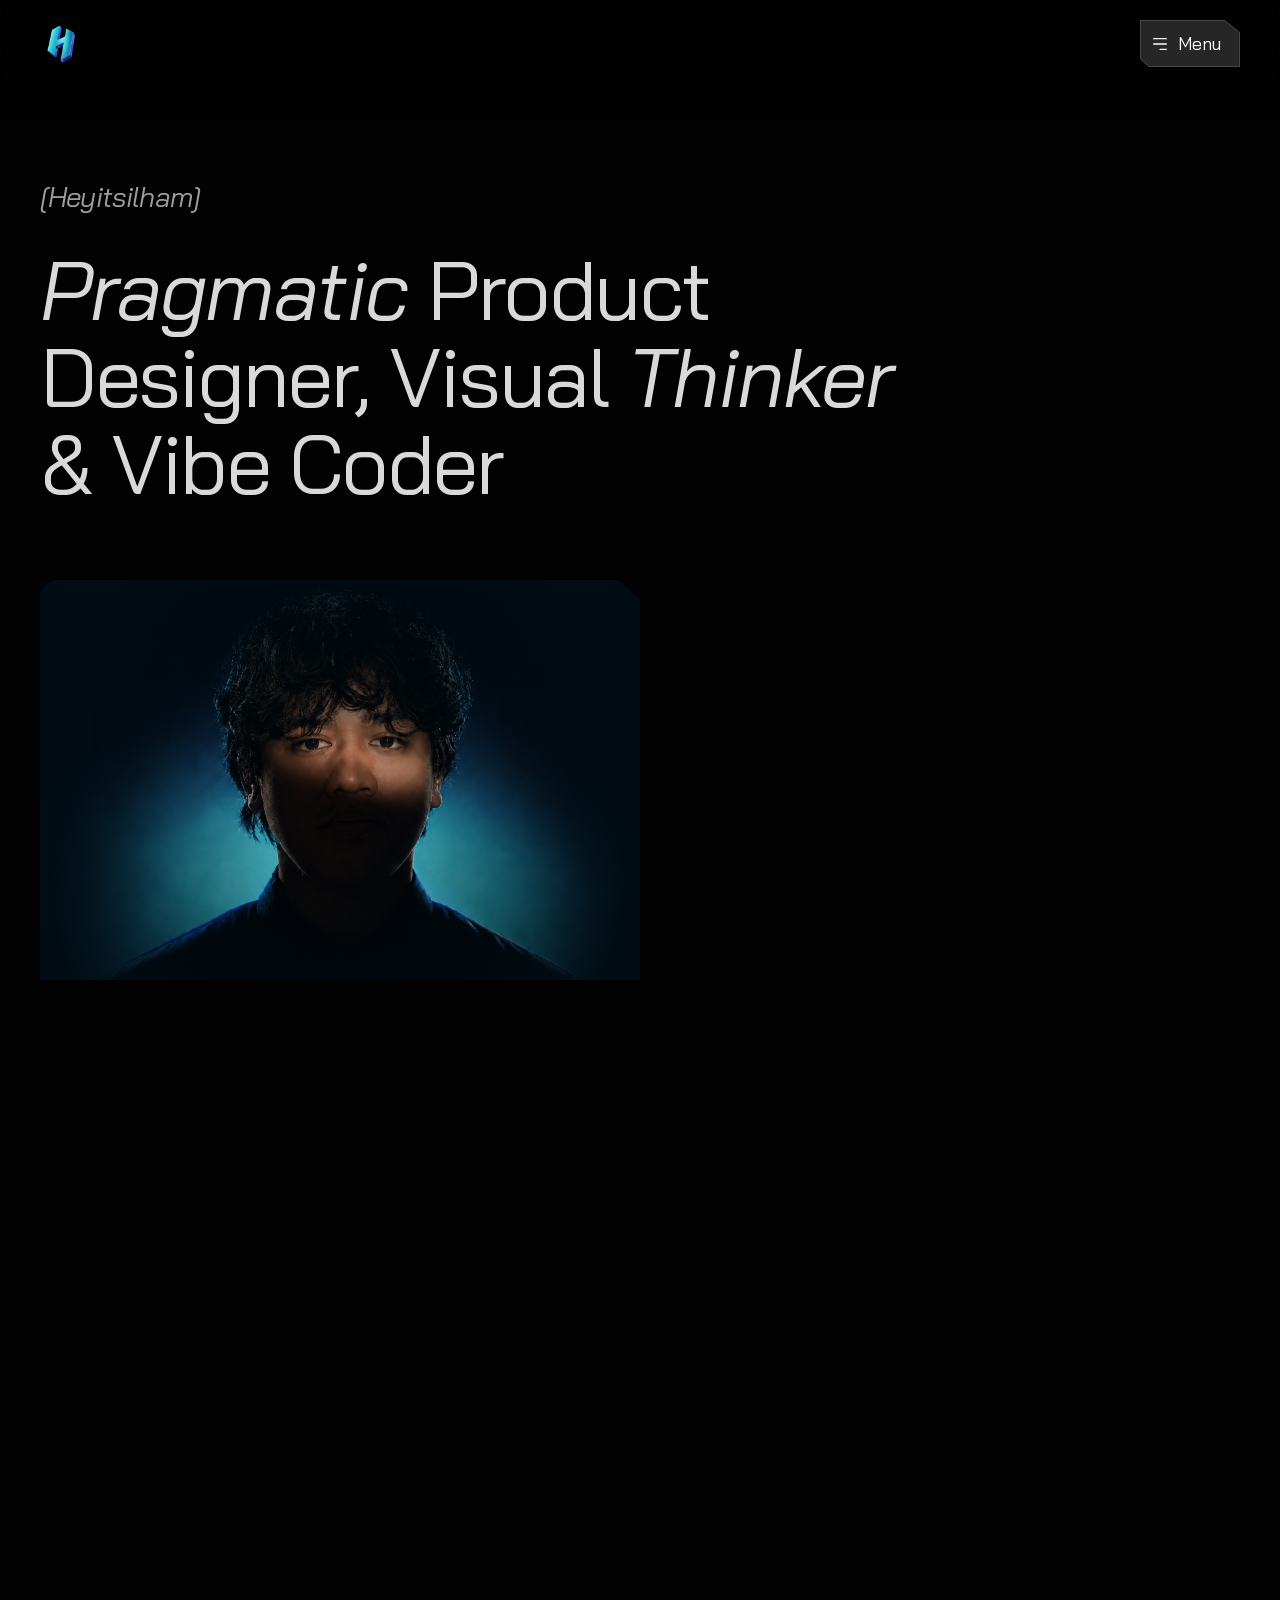
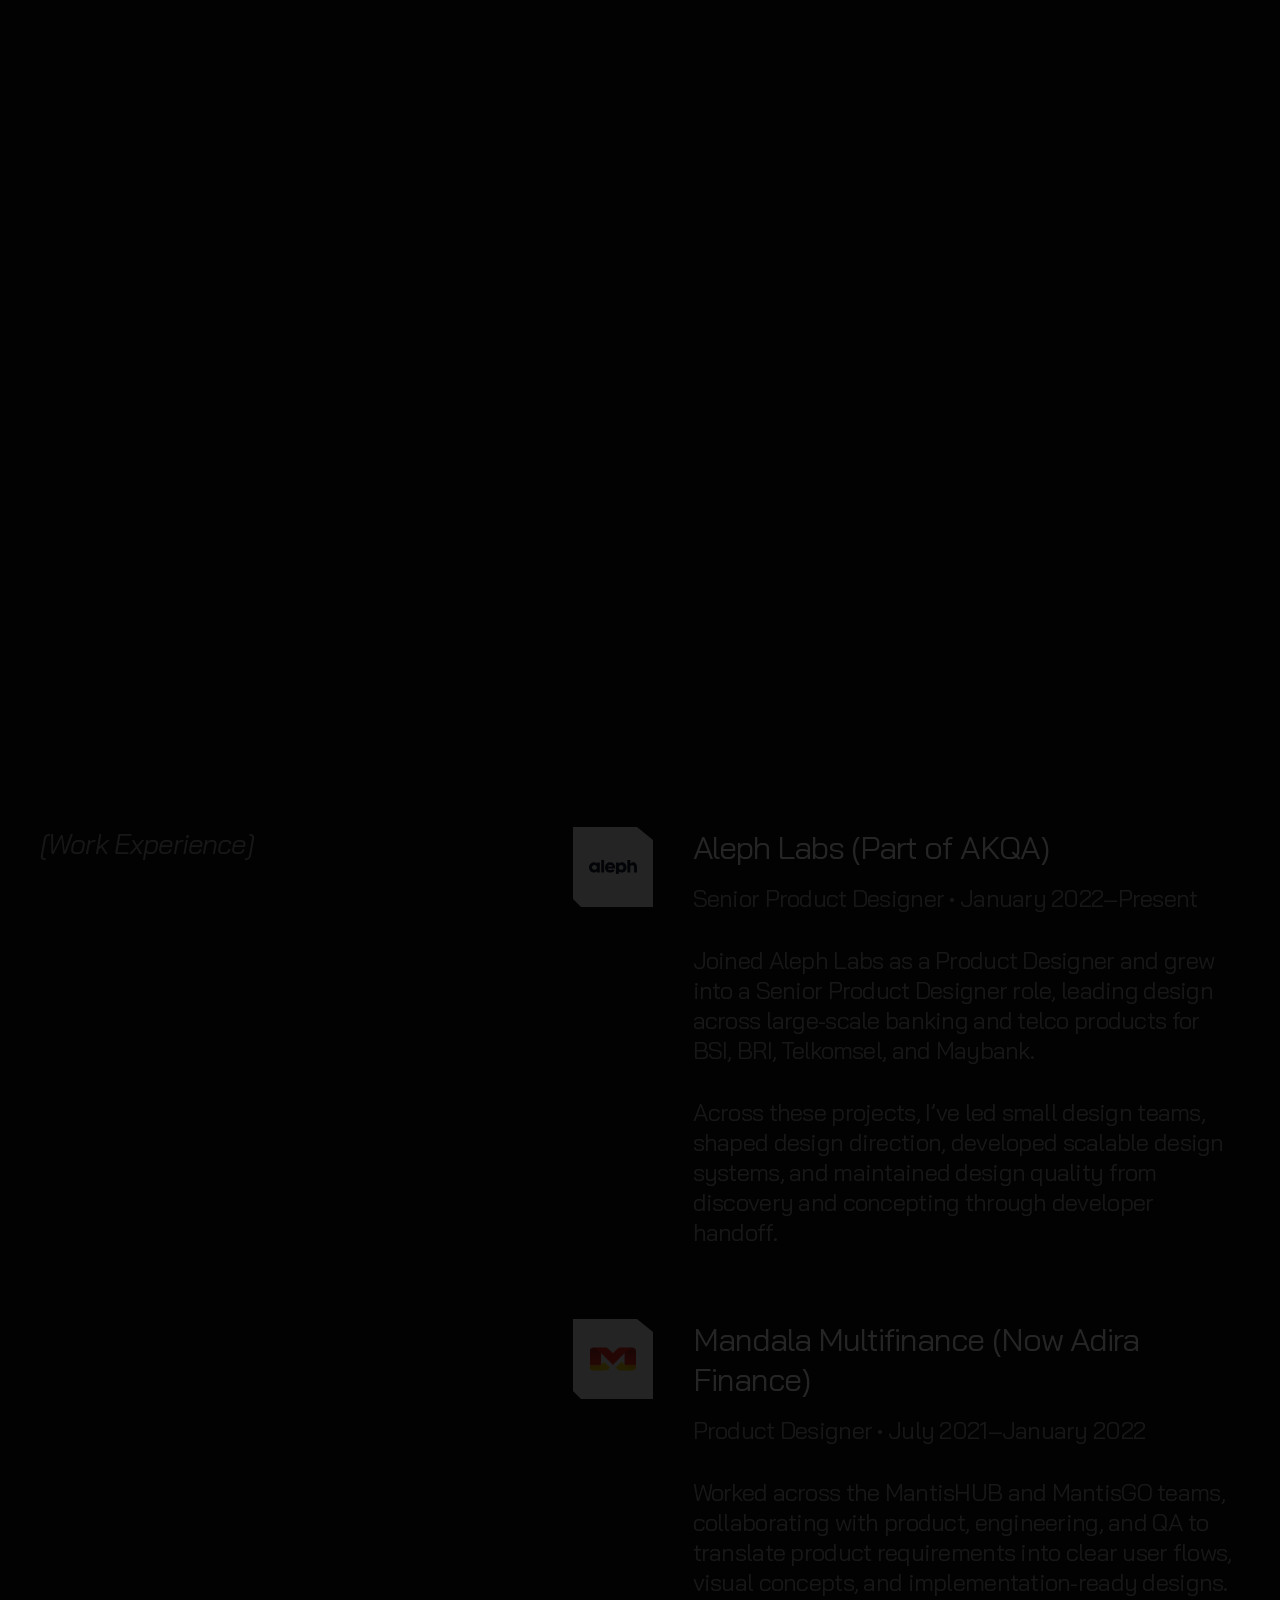
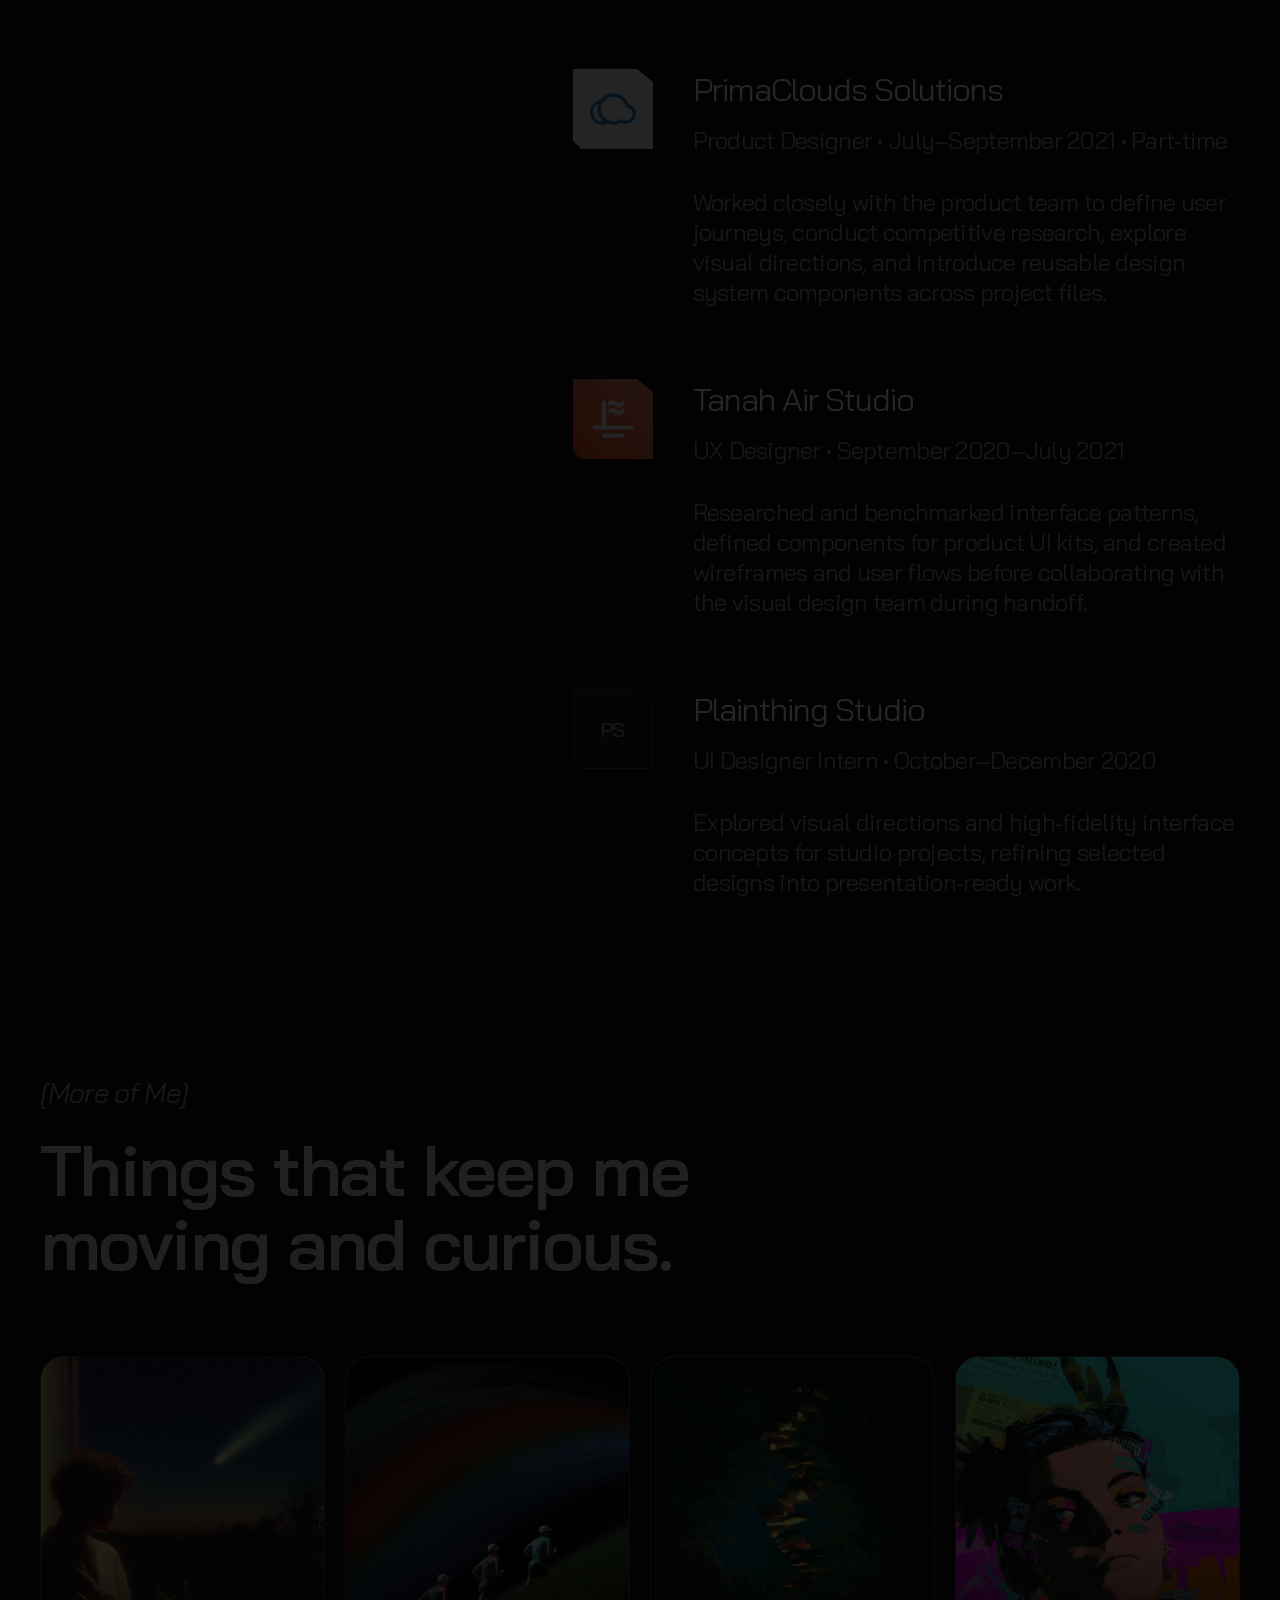
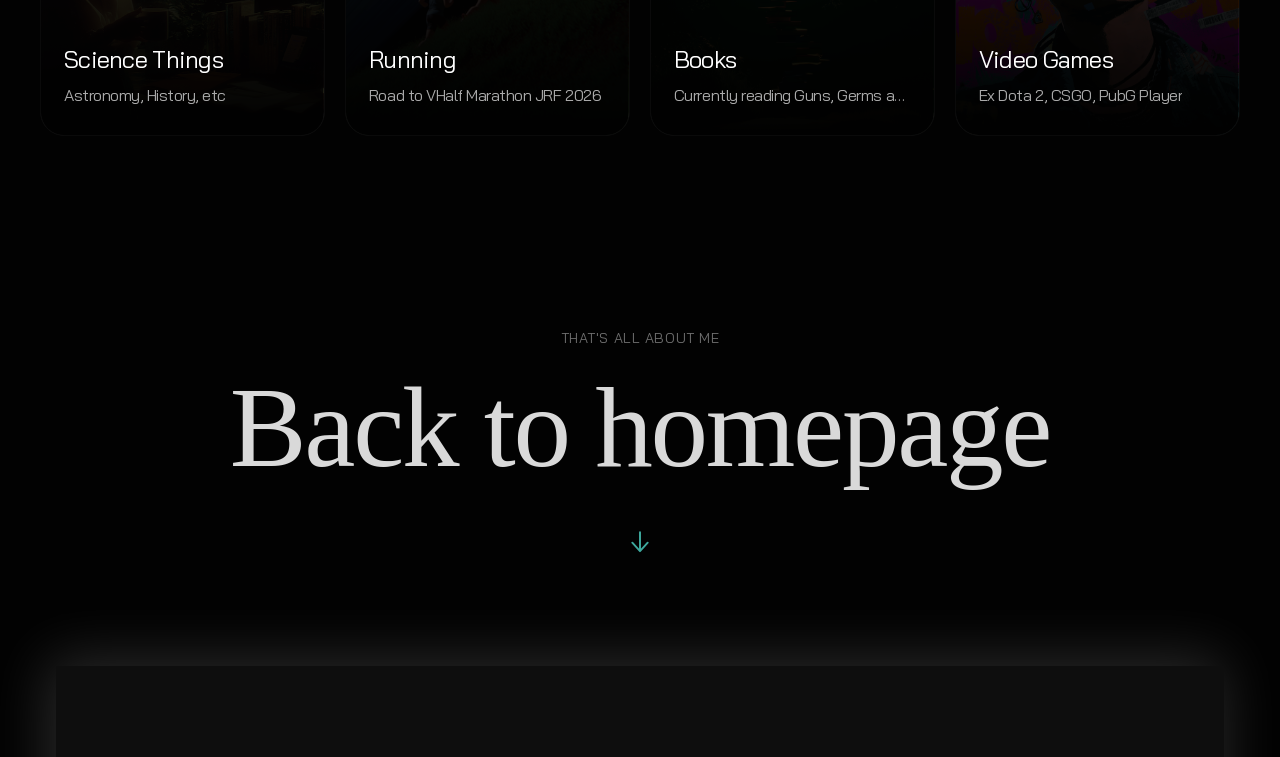
<file: about.html>
<!DOCTYPE html>
<html lang="en" class="dark">
<head>
  <meta charset="UTF-8" />
  <meta name="viewport" content="width=device-width, initial-scale=1.0" />

  <title>Heyitsilham</title>
  <meta name="description" content="About Ilham — product designer crafting editorial, cinematic digital experiences." />
  <link rel="canonical" href="https://heyitsilham.com/about" />
  <meta property="og:type" content="profile" />
  <meta property="og:title" content="HeyItsIlham — About" />
  <meta property="og:description" content="About Ilham — product designer crafting editorial, cinematic digital experiences." />
  <meta property="og:url" content="https://heyitsilham.com/about" />
  <meta property="og:image" content="https://heyitsilham.com/assets/images/og-image.jpg" />
  <script type="application/ld+json">
  {
    "@context": "https://schema.org",
    "@type": "ProfilePage",
    "@id": "https://heyitsilham.com/about#profile",
    "url": "https://heyitsilham.com/about",
    "name": "About Ilham — Product Designer",
    "mainEntity": {
      "@type": "Person",
      "@id": "https://heyitsilham.com/#ilham",
      "name": "Ilham",
      "alternateName": "HeyItsIlham",
      "url": "https://heyitsilham.com/",
      "image": "https://heyitsilham.com/assets/images/site-menu/ilham.png",
      "jobTitle": "Product Designer",
      "email": "works@heyitsilham.com",
      "description": "Ilham is a product designer crafting editorial, cinematic digital experiences across financial products, digital services, and brand systems.",
      "sameAs": [
        "https://www.linkedin.com/in/ilham-maulana2110/",
        "https://dribbble.com/heyitsilham",
        "https://www.instagram.com/ui_ilham/",
        "https://www.upwork.com/freelancers/~01710fbc4b548834e5?mp_source=share"
      ]
    }
  }
  </script>
  <meta name="theme-color" content="#020202" />
  <script>try {
    if (sessionStorage.getItem('porto-about-curtain') === '1') {
      document.documentElement.classList.add('from-home-curtain');
      sessionStorage.removeItem('porto-about-curtain');
    }
  } catch (e) {}</script>
  <script>try { if (!(window.matchMedia && matchMedia('(prefers-reduced-motion: reduce)').matches)) { document.documentElement.classList.add('motion-on'); addEventListener('load', function () { setTimeout(function () { if (!window.Motion) document.documentElement.classList.remove('motion-on'); }, 0); }); } } catch (e) {}</script>
  <!-- Any nav from here to the homepage must arrive splash-less, and the flag
       must exist BEFORE the prerender below parses the homepage -->
  <script>try { sessionStorage.setItem('porto-skip-splash', '1'); } catch (e) {}</script>
  <!-- Prerender the homepage in the background so the footer-glide handoff is
       an instant swap of an already-rendered page (no blank navigation gap).
       Browsers without speculation rules ignore this. -->
  <script type="speculationrules">{ "prerender": [{ "urls": ["/"] }] }</script>

  <!-- Favicons -->
  <link rel="icon" href="/assets/images/favicon-96x96.png" type="image/png" sizes="96x96" />
  <link rel="shortcut icon" href="/favicon.ico" type="image/x-icon" />
  <link rel="apple-touch-icon" href="/assets/images/favicon.png" sizes="180x180" />
  <script src="tab-title.js?v=2"></script>
  <script src="analytics.js?v=2"></script>

  <!-- Fonts (same set as index) -->
  <link href="https://api.fontshare.com/v2/css?f[]=recoleta@300&display=swap" rel="stylesheet" />
  <link rel="preconnect" href="https://fonts.googleapis.com" />
  <link rel="preconnect" href="https://fonts.gstatic.com" crossorigin />
  <link href="https://fonts.googleapis.com/css2?family=Cormorant+Garamond:ital,wght@1,300&display=swap" rel="stylesheet" />
  <link href="https://fonts.googleapis.com/css2?family=Bai+Jamjuree:ital,wght@0,400;0,600;1,400;1,600&display=swap" rel="stylesheet" />

  <!-- Reuse the homepage navigation/menu component, then layer the scrolling
       About page styles on top. -->
  <link rel="stylesheet" href="home.css?v=62" />
  <link rel="stylesheet" href="about.css?v=46" />
</head>
<body>

  <div class="about-entry-curtain" id="about-entry-curtain" aria-hidden="true"></div>
  <script>
  // Release the handoff cover as soon as its DOM node exists. Keeping this
  // beside the curtain prevents the rest of the document and its scripts from
  // extending the black frame on a cold navigation.
  (function () {
    var root = document.documentElement;
    var curtain = document.getElementById('about-entry-curtain');
    if (!curtain || !root.classList.contains('from-home-curtain')) return;

    function release() {
      curtain.getBoundingClientRect();
      requestAnimationFrame(function () {
        root.classList.add('is-about-ready');
        document.dispatchEvent(new CustomEvent('porto:about-reveal'));
        setTimeout(function () {
          root.classList.add('about-entry-complete');
          root.classList.remove('from-home-curtain', 'is-about-ready');
        }, 1040);
      });
    }

    // Wait only for parsing—not images—so the destination composition exists
    // before its rack-focus transition begins.
    if (document.readyState === 'loading') {
      document.addEventListener('DOMContentLoaded', release, { once: true });
    } else {
      release();
    }
  })();
  </script>

  <nav class="navbar" aria-label="Site controls">
    <div class="navbar-left">
      <div class="logo" aria-hidden="true">
        <img src="assets/images/logo%20ilham%20baru-small.png" alt="" width="128" height="160" decoding="async" />
      </div>
    </div>
    <div class="navbar-right">
      <button class="menu-button" id="menu-trigger" type="button" aria-label="Open menu" aria-controls="site-menu" aria-expanded="false">
        <span class="menu-button-shape" aria-hidden="true">
          <img class="menu-button-shape-default" src="assets/images/menu-button-default.svg?v=2" alt="" />
          <img class="menu-button-shape-hover" src="assets/images/menu-button-hover.svg?v=2" alt="" />
        </span>
        <span class="menu-button-content">
          <span class="menu-button-icon" aria-hidden="true">
            <img class="menu-button-icon-menu" src="assets/images/menu-3.svg" alt="" />
            <img class="menu-button-icon-close" src="assets/images/site-menu/menu-close-x.svg" alt="" />
          </span>
          <span class="menu-button-label">
            <span class="menu-button-label-menu">Menu</span>
            <span class="menu-button-label-close">Close</span>
          </span>
        </span>
      </button>
    </div>
  </nav>

  <div class="site-menu" id="site-menu" aria-hidden="true" inert>
    <section class="site-menu-panel" id="site-menu-panel" role="dialog" aria-modal="true" aria-label="Site menu" tabindex="-1">
      <img class="site-menu-panel-bg site-menu-panel-bg-open" src="assets/images/site-menu/menu-panel-bg.svg" alt="" aria-hidden="true" />

      <nav class="site-menu-nav" aria-label="Primary navigation">
        <a class="site-menu-link" href="/" data-route="works">Works</a>
        <button class="site-menu-link is-active" type="button" data-menu-action="about">
          <span>About</span>
          <img class="site-menu-active-dot" src="assets/images/site-menu/menu-active-dot.svg" alt="" aria-hidden="true" />
        </button>
        <a class="site-menu-link" href="mailto:works@heyitsilham.com">Message</a>
      </nav>

      <div class="site-menu-connect">
        <div class="site-menu-email">
          <p class="site-menu-email-label">Email me directly</p>
          <button class="site-menu-email-copy" type="button" data-copy-email="works@heyitsilham.com" aria-label="Copy works@heyitsilham.com to clipboard">
            <span class="site-menu-email-value">Works@heyitsilham.com</span>
            <img class="site-menu-email-icon" src="assets/images/site-menu/copy.svg" alt="" width="16" height="16" />
          </button>
        </div>
        <div class="site-menu-socials" role="group" aria-label="Social links">
          <a class="site-menu-social" href="https://www.linkedin.com/in/ilham-maulana2110/" target="_blank" rel="noopener noreferrer" aria-label="LinkedIn">
            <img src="assets/images/site-menu/social-linkedin.svg" alt="" />
          </a>
          <a class="site-menu-social" href="https://dribbble.com/heyitsilham" target="_blank" rel="noopener noreferrer" aria-label="Dribbble">
            <img src="assets/images/site-menu/social-dribbble.svg" alt="" />
          </a>
          <a class="site-menu-social" href="https://www.instagram.com/ui_ilham/" target="_blank" rel="noopener noreferrer" aria-label="Instagram">
            <img src="assets/images/site-menu/social-instagram.svg" alt="" />
          </a>
          <a class="site-menu-social" href="https://www.upwork.com/freelancers/~01710fbc4b548834e5?mp_source=share" target="_blank" rel="noopener noreferrer" aria-label="Upwork">
            <img src="assets/images/site-menu/upwork.svg" alt="" />
          </a>
        </div>
      </div>
    </section>
    <div class="site-menu-toast" role="status" aria-live="polite" aria-atomic="true"></div>
  </div>

  <main class="about-page">

    <!-- ── Hero ── -->
    <section class="ab-hero">
      <div class="ab-hero-stage">
        <div class="ab-hero-copy">
          <p class="ab-hero-name" data-reveal>[Heyitsilham]</p>
          <h1 class="ab-hero-headline" data-reveal>
            <span class="m-line"><em class="ab-hero-accent">Pragmatic</em> Product</span>
            <span class="m-line">Designer, Visual <em class="ab-hero-accent">Thinker</em></span>
            <span class="m-line">&amp; Vibe Coder</span>
          </h1>
        </div>
        <div class="ab-hero-media" data-reveal>
          <img src="assets/images/site-menu/ilham.png" alt="Ilham — portrait" />
        </div>
      </div>
    </section>

    <!-- ── About ── -->
    <section class="ab-split ab-about">
      <div class="ab-split-left">
        <h2 class="ab-split-title">[About]</h2>
      </div>
      <div class="ab-split-right ab-about-copy">
        <p data-blur-reveal>Currently at Aleph Labs, part of AKQA, as a Senior Product Designer based in Jakarta, leading design across large-scale banking and telco products.</p>
        <p data-blur-reveal>Over the past 6+ years, I’ve worked on digital products for BSI, BRI, Telkomsel, and Maybank. My work sits at the intersection of product thinking, user research, design systems, and visual craft, turning complex requirements into experiences that are inclusive, scalable, and meaningful.</p>
        <p data-blur-reveal>Lately, I’ve been exploring how design can move beyond static screens through vibe coding, experimenting with interactive web experiences using Three.js, WebGL, GSAP, and other creative coding tools.</p>
      </div>
    </section>

    <!-- ── Work Experience ── -->
    <section class="ab-split ab-work">
      <div class="ab-split-left">
        <div class="ab-work-sticky" data-blur-block>
          <h2 class="ab-split-title">[Work Experience]</h2>
        </div>
      </div>
      <div class="ab-split-right ab-work-list">
        <!-- Add/update experience: duplicate one article, then edit its logo,
             title, role, year, and description. JS recalculates its index. -->
        <article class="ab-work-item" data-index="1">
          <div class="ab-work-card">
            <div class="ab-work-logo" aria-hidden="true" data-blur-block>
              <img src="assets/images/company-logos/logo%20alehp.svg" alt="Aleph Labs logo" width="80" height="80" />
            </div>
            <div class="ab-work-copy">
              <div class="ab-work-heading">
                <h3 data-blur-reveal>Aleph Labs (Part of AKQA)</h3>
                <p class="ab-work-meta" data-blur-reveal><span>Senior Product Designer</span> <span class="ab-work-meta-separator" aria-hidden="true">•</span> <span>January 2022–Present</span></p>
              </div>
              <p class="ab-work-description" data-blur-reveal>Joined Aleph Labs as a Product Designer and grew into a Senior Product Designer role, leading design across large-scale banking and telco products for BSI, BRI, Telkomsel, and Maybank.</p>
              <p class="ab-work-description" data-blur-reveal>Across these projects, I’ve led small design teams, shaped design direction, developed scalable design systems, and maintained design quality from discovery and concepting through developer handoff.</p>
            </div>
          </div>
        </article>
        <article class="ab-work-item" data-index="2">
          <div class="ab-work-card">
            <div class="ab-work-logo" aria-hidden="true" data-blur-block>
              <img src="assets/images/company-logos/logo%20mandala.png" alt="Mandala logo" width="80" height="80" />
            </div>
            <div class="ab-work-copy">
              <div class="ab-work-heading">
                <h3 data-blur-reveal>Mandala Multifinance (Now Adira Finance)</h3>
                <p class="ab-work-meta" data-blur-reveal><span>Product Designer</span> <span class="ab-work-meta-separator" aria-hidden="true">•</span> <span>July 2021–January 2022</span></p>
              </div>
              <p class="ab-work-description" data-blur-reveal>Worked across the MantisHUB and MantisGO teams, collaborating with product, engineering, and QA to translate product requirements into clear user flows, visual concepts, and implementation-ready designs.</p>
            </div>
          </div>
        </article>
        <article class="ab-work-item" data-index="3">
          <div class="ab-work-card">
            <div class="ab-work-logo" aria-hidden="true" data-blur-block>
              <img src="assets/images/company-logos/logo%20prima%20cloud.png" alt="PrimaCloud logo" width="80" height="80" />
            </div>
            <div class="ab-work-copy">
              <div class="ab-work-heading">
                <h3 data-blur-reveal>PrimaClouds Solutions</h3>
                <p class="ab-work-meta" data-blur-reveal><span>Product Designer</span> <span class="ab-work-meta-separator" aria-hidden="true">•</span> <span>July–September 2021</span> <span class="ab-work-meta-separator" aria-hidden="true">•</span> <span>Part-time</span></p>
              </div>
              <p class="ab-work-description" data-blur-reveal>Worked closely with the product team to define user journeys, conduct competitive research, explore visual directions, and introduce reusable design system components across project files.</p>
            </div>
          </div>
        </article>
        <article class="ab-work-item" data-index="4">
          <div class="ab-work-card">
            <div class="ab-work-logo" aria-hidden="true" data-blur-block>
              <img src="assets/images/company-logos/logo%20tanahair.svg" alt="Tanah Air Studio logo" width="80" height="80" />
            </div>
            <div class="ab-work-copy">
              <div class="ab-work-heading">
                <h3 data-blur-reveal>Tanah Air Studio</h3>
                <p class="ab-work-meta" data-blur-reveal><span>UX Designer</span> <span class="ab-work-meta-separator" aria-hidden="true">•</span> <span>September 2020–July 2021</span></p>
              </div>
              <p class="ab-work-description" data-blur-reveal>Researched and benchmarked interface patterns, defined components for product UI kits, and created wireframes and user flows before collaborating with the visual design team during handoff.</p>
            </div>
          </div>
        </article>
        <article class="ab-work-item" data-index="5">
          <div class="ab-work-card">
            <div class="ab-work-logo" aria-hidden="true" data-blur-block>
              <span class="ab-work-logo-placeholder" aria-hidden="true">PS</span>
            </div>
            <div class="ab-work-copy">
              <div class="ab-work-heading">
                <h3 data-blur-reveal>Plainthing Studio</h3>
                <p class="ab-work-meta" data-blur-reveal><span>UI Designer Intern</span> <span class="ab-work-meta-separator" aria-hidden="true">•</span> <span>October–December 2020</span></p>
              </div>
              <p class="ab-work-description" data-blur-reveal>Explored visual directions and high-fidelity interface concepts for studio projects, refining selected designs into presentation-ready work.</p>
            </div>
          </div>
        </article>
      </div>
    </section>

    <!-- ── Outside Design ── -->
    <section class="ab-outside" aria-labelledby="outside-design-title">
      <header class="ab-outside-header">
        <p class="ab-outside-sub" data-blur-reveal>[More of Me]</p>
        <h2 class="ab-outside-title" id="outside-design-title" data-blur-reveal>Things that keep me moving and curious.</h2>
      </header>

      <div class="ab-gallery">
        <figure class="ab-gallery-card">
          <div class="ab-gallery-visual" data-blur-block>
            <img src="assets/images/outside-design/moreofme1.png" alt="More of Me image 1" loading="lazy" decoding="async" />
            <span class="ab-gallery-overlay" aria-hidden="true"></span>
          </div>
          <figcaption class="ab-gallery-info">
            <h3>Science Things</h3>
            <p>Astronomy, History, etc</p>
          </figcaption>
        </figure>

        <figure class="ab-gallery-card">
          <div class="ab-gallery-visual" data-blur-block>
            <img src="assets/images/outside-design/moreofme2.png" alt="More of Me image 2" loading="lazy" decoding="async" />
            <span class="ab-gallery-overlay" aria-hidden="true"></span>
          </div>
          <figcaption class="ab-gallery-info">
            <h3>Running</h3>
            <p>Road to VHalf Marathon JRF 2026</p>
          </figcaption>
        </figure>

        <figure class="ab-gallery-card">
          <div class="ab-gallery-visual" data-blur-block>
            <img src="assets/images/outside-design/moreofme3.png" alt="More of Me image 3" loading="lazy" decoding="async" />
            <span class="ab-gallery-overlay" aria-hidden="true"></span>
          </div>
          <figcaption class="ab-gallery-info">
            <h3>Books</h3>
            <p>Currently reading Guns, Germs and Steel</p>
          </figcaption>
        </figure>

        <figure class="ab-gallery-card">
          <div class="ab-gallery-visual" data-blur-block>
            <img src="assets/images/outside-design/moreofme4.png" alt="More of Me image 4" loading="lazy" decoding="async" />
            <span class="ab-gallery-overlay" aria-hidden="true"></span>
          </div>
          <figcaption class="ab-gallery-info">
            <h3>Video Games</h3>
            <p>Ex Dota 2, CSGO, PubG Player</p>
          </figcaption>
        </figure>
      </div>
    </section>

  </main>

  <!-- ── Footer: back to homepage (cut-off peek box glides into /) ── -->
  <footer class="ab-footer">
    <p class="ab-footer-sub">That's all about me</p>
    <a class="ab-footer-link" id="back-home" href="/">
      Back to homepage
      <svg class="ab-footer-arrow" viewBox="0 0 20 20" fill="none" aria-hidden="true">
        <path d="M10 3v13M4.5 10.5L10 16.5l5.5-6" stroke="currentColor" stroke-width="1.4" stroke-linecap="round" stroke-linejoin="round"/>
      </svg>
    </a>
    <div class="ab-peek-wrap">
      <a class="ab-peek" id="home-peek" href="/" aria-label="Back to homepage"></a>
    </div>
  </footer>

  <script src="motion.js"></script>
  <script src="menu-button-hover.js?v=3"></script>
  <script src="menu-contact.js?v=2"></script>
  <script src="about.js?v=30"></script>
</body>
</html>
</file>
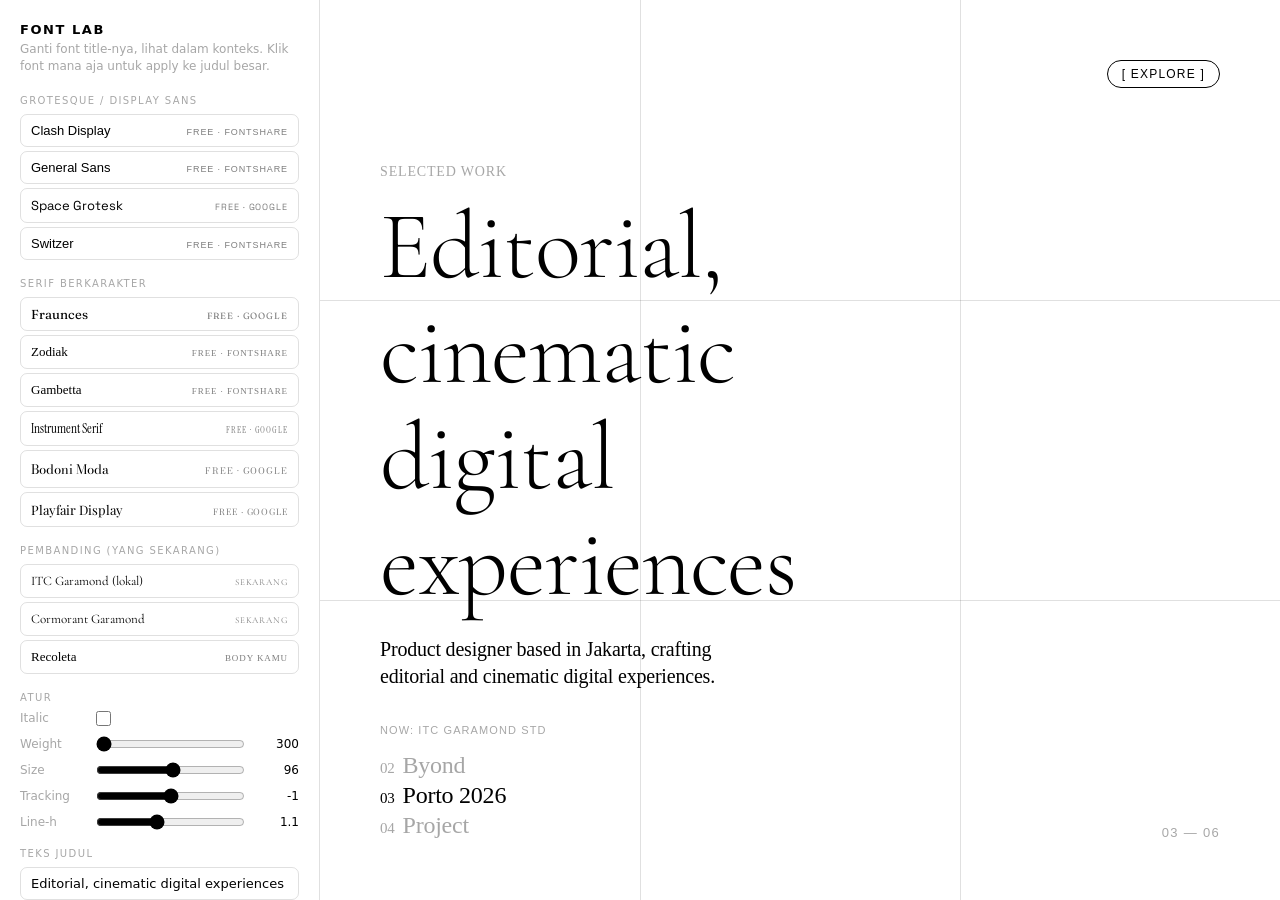
<file: font-lab.html>
<!DOCTYPE html>
<html lang="en">
<head>
<meta charset="UTF-8" />
<meta name="viewport" content="width=device-width, initial-scale=1.0" />
<title>Font Lab — porto</title>

<!-- Fontshare -->
<link href="https://api.fontshare.com/v2/css?f[]=clash-display@300,400,500,600,700&f[]=general-sans@300,400,500,600,700&f[]=zodiak@300,400,700&f[]=gambetta@300,400,600&f[]=sentient@400&f[]=recoleta@300,400,600&f[]=switzer@300,400,600&display=swap" rel="stylesheet" />
<!-- Google -->
<link rel="preconnect" href="https://fonts.googleapis.com" />
<link rel="preconnect" href="https://fonts.gstatic.com" crossorigin />
<link href="https://fonts.googleapis.com/css2?family=Fraunces:ital,opsz,wght@0,9..144,300..700;1,9..144,300..700&family=Instrument+Serif:ital@0;1&family=Space+Grotesk:wght@300..700&family=Bodoni+Moda:ital,opsz,wght@0,6..96,400..700;1,6..96,400..700&family=Cormorant+Garamond:ital,wght@0,300..600;1,300..600&family=Playfair+Display:ital,wght@0,400..700;1,400..700&display=swap" rel="stylesheet" />

<style>
  @font-face {
    font-family: 'ITC Garamond Std';
    font-weight: 300;
    src: local('ITC Garamond Std Light Narrow Italic'),
         local('ITCGaramondStd-LtNarrIt'),
         local('ITC Garamond Std Light Italic');
  }

  :root {
    --bg: #ffffff; --fg: #000000; --muted: rgba(0,0,0,0.35); --line: rgba(0,0,0,0.12);
    --title-font: 'ITC Garamond Std', 'Cormorant Garamond', Georgia, serif;
    --title-style: italic; --title-weight: 300; --title-size: 96px;
    --title-track: -1px; --title-lh: 1.1;
  }
  .dark {
    --bg: #0a0a0a; --fg: #f2f2f2; --muted: rgba(255,255,255,0.35); --line: rgba(255,255,255,0.12);
  }
  * { box-sizing: border-box; margin: 0; }
  body { background: var(--bg); color: var(--fg); font-family: 'Recoleta', Georgia, serif;
         min-height: 100vh; display: grid; grid-template-columns: 320px 1fr; transition: background .3s, color .3s; }

  /* ── Control panel ── */
  .panel { border-right: 1px solid var(--line); padding: 22px 20px; position: sticky; top: 0; height: 100vh;
           overflow-y: auto; font-family: 'Switzer','Recoleta',system-ui,sans-serif; }
  .panel h1 { font-size: 13px; letter-spacing: .12em; text-transform: uppercase; font-weight: 600; margin-bottom: 4px; }
  .panel .sub { font-size: 12px; color: var(--muted); margin-bottom: 20px; line-height: 1.4; }
  .grp { margin-bottom: 18px; }
  .grp-label { font-size: 10px; letter-spacing: .14em; text-transform: uppercase; color: var(--muted); margin-bottom: 8px; }
  .fonts { display: flex; flex-direction: column; gap: 4px; }
  .fbtn { text-align: left; border: 1px solid var(--line); background: transparent; color: var(--fg);
          padding: 8px 10px; border-radius: 7px; cursor: pointer; font: inherit; font-size: 13px;
          display: flex; justify-content: space-between; align-items: baseline; gap: 8px; transition: .15s; }
  .fbtn:hover { border-color: var(--fg); }
  .fbtn.active { background: var(--fg); color: var(--bg); border-color: var(--fg); }
  .fbtn .tag { font-size: 9px; letter-spacing: .1em; text-transform: uppercase; opacity: .5; }
  .row { display: flex; align-items: center; gap: 10px; margin-bottom: 10px; font-size: 12px; }
  .row label { width: 66px; color: var(--muted); }
  .row input[type=range] { flex: 1; accent-color: var(--fg); }
  .row .val { width: 44px; text-align: right; font-variant-numeric: tabular-nums; }
  .row input[type=checkbox] { accent-color: var(--fg); width: 15px; height: 15px; }
  .txt { width: 100%; border: 1px solid var(--line); background: transparent; color: var(--fg);
         padding: 8px 10px; border-radius: 7px; font: inherit; font-size: 13px; }

  /* ── Stage: mimics home hero + technical UI ── */
  .stage { position: relative; overflow: hidden; padding: 60px; display: flex; flex-direction: column; justify-content: center; }
  .scan { position: absolute; inset: 0; pointer-events: none; }
  .scan span { position: absolute; background: var(--line); }
  .scan .v1 { left: 33.33%; top: 0; bottom: 0; width: 1px; }
  .scan .v2 { left: 66.66%; top: 0; bottom: 0; width: 1px; }
  .scan .h1 { top: 33.33%; left: 0; right: 0; height: 1px; }
  .scan .h2 { top: 66.66%; left: 0; right: 0; height: 1px; }

  .eyebrow { font-family: 'Recoleta', serif; font-weight: 300; font-size: 14px; letter-spacing: .06em;
             color: var(--muted); text-transform: uppercase; margin-bottom: 14px; }
  .title { font-family: var(--title-font); font-style: var(--title-style); font-weight: var(--title-weight);
           font-size: var(--title-size); letter-spacing: var(--title-track); line-height: var(--title-lh);
           color: var(--fg); max-width: 12ch; }
  .subtitle { font-family: 'Recoleta', serif; font-weight: 300; font-size: 20px; letter-spacing: -0.2px;
              color: var(--fg); margin-top: 20px; max-width: 34ch; line-height: 1.35; }
  .now-font { font-family:'Switzer',sans-serif; font-size: 11px; letter-spacing: .1em; color: var(--muted);
              margin-top: 34px; text-transform: uppercase; }

  /* technical UI chrome */
  .cursor-lbl { position: absolute; top: 60px; right: 60px; font-family:'Switzer',sans-serif;
                font-size: 12px; letter-spacing: .1em; border: 1px solid var(--fg); border-radius: 40px;
                padding: 6px 14px; }
  .counter { position: absolute; bottom: 60px; right: 60px; font-family:'Switzer',sans-serif;
             font-size: 13px; letter-spacing: .1em; color: var(--muted); }
  .navstack { position: absolute; bottom: 60px; left: 60px; font-family:'Recoleta',serif; }
  .navstack .r { font-size: 24px; letter-spacing: -.24px; line-height: 1.25; }
  .navstack .r.dim { color: var(--muted); }
  .navstack .n { font-size: 15px; margin-right: 8px; }
</style>
</head>
<body>

<aside class="panel">
  <h1>Font Lab</h1>
  <p class="sub">Ganti font title-nya, lihat dalam konteks. Klik font mana aja untuk apply ke judul besar.</p>

  <div class="grp">
    <div class="grp-label">Grotesque / Display sans</div>
    <div class="fonts" data-cat="grotesque"></div>
  </div>
  <div class="grp">
    <div class="grp-label">Serif berkarakter</div>
    <div class="fonts" data-cat="serif"></div>
  </div>
  <div class="grp">
    <div class="grp-label">Pembanding (yang sekarang)</div>
    <div class="fonts" data-cat="current"></div>
  </div>

  <div class="grp">
    <div class="grp-label">Atur</div>
    <div class="row"><label>Italic</label><input type="checkbox" id="ck-italic"></div>
    <div class="row"><label>Weight</label><input type="range" id="rg-weight" min="300" max="700" step="50" value="300"><span class="val" id="v-weight">300</span></div>
    <div class="row"><label>Size</label><input type="range" id="rg-size" min="48" max="140" step="1" value="96"><span class="val" id="v-size">96</span></div>
    <div class="row"><label>Tracking</label><input type="range" id="rg-track" min="-4" max="2" step="0.5" value="-1"><span class="val" id="v-track">-1</span></div>
    <div class="row"><label>Line-h</label><input type="range" id="rg-lh" min="0.9" max="1.4" step="0.05" value="1.1"><span class="val" id="v-lh">1.1</span></div>
  </div>

  <div class="grp">
    <div class="grp-label">Teks judul</div>
    <input class="txt" id="txt-title" type="text" value="Editorial, cinematic digital experiences">
  </div>
  <div class="grp">
    <div class="row"><label>Dark</label><input type="checkbox" id="ck-dark"></div>
  </div>
</aside>

<main class="stage">
  <div class="scan"><span class="v1"></span><span class="v2"></span><span class="h1"></span><span class="h2"></span></div>
  <div class="cursor-lbl">[ EXPLORE ]</div>
  <div class="counter">03 — 06</div>
  <div class="navstack">
    <div class="r dim"><span class="n">02</span>Byond</div>
    <div class="r"><span class="n">03</span>Porto 2026</div>
    <div class="r dim"><span class="n">04</span>Project</div>
  </div>

  <div class="eyebrow">Selected Work</div>
  <h1 class="title" id="stage-title">Editorial, cinematic digital experiences</h1>
  <p class="subtitle">Product designer based in Jakarta, crafting editorial and cinematic digital experiences.</p>
  <div class="now-font" id="now-font">Now: ITC Garamond Std</div>
</main>

<script>
const FONTS = [
  // grotesque / display sans
  { cat:'grotesque', name:'Clash Display',   stack:"'Clash Display', sans-serif",   tag:'free · fontshare', italic:false, defW:600 },
  { cat:'grotesque', name:'General Sans',     stack:"'General Sans', sans-serif",     tag:'free · fontshare', italic:false, defW:600 },
  { cat:'grotesque', name:'Space Grotesk',    stack:"'Space Grotesk', sans-serif",    tag:'free · google',    italic:false, defW:500 },
  { cat:'grotesque', name:'Switzer',          stack:"'Switzer', sans-serif",          tag:'free · fontshare', italic:false, defW:600 },
  // serif berkarakter
  { cat:'serif', name:'Fraunces',            stack:"'Fraunces', serif",             tag:'free · google',    italic:false, defW:400 },
  { cat:'serif', name:'Zodiak',              stack:"'Zodiak', serif",               tag:'free · fontshare', italic:false, defW:400 },
  { cat:'serif', name:'Gambetta',            stack:"'Gambetta', serif",             tag:'free · fontshare', italic:false, defW:400 },
  { cat:'serif', name:'Instrument Serif',    stack:"'Instrument Serif', serif",     tag:'free · google',    italic:true,  defW:400 },
  { cat:'serif', name:'Bodoni Moda',         stack:"'Bodoni Moda', serif",          tag:'free · google',    italic:false, defW:500 },
  { cat:'serif', name:'Playfair Display',    stack:"'Playfair Display', serif",     tag:'free · google',    italic:false, defW:500 },
  // current
  { cat:'current', name:'ITC Garamond (lokal)', stack:"'ITC Garamond Std','Cormorant Garamond',serif", tag:'sekarang', italic:true, defW:300 },
  { cat:'current', name:'Cormorant Garamond',   stack:"'Cormorant Garamond', serif", tag:'sekarang', italic:true, defW:300 },
  { cat:'current', name:'Recoleta',             stack:"'Recoleta', serif",           tag:'body kamu', italic:false, defW:300 },
];

const root = document.documentElement.style;
const $ = s => document.querySelector(s);
const nowFont = $('#now-font');
const ckItalic = $('#ck-italic'), rgW = $('#rg-weight'), rgS = $('#rg-size'), rgT = $('#rg-track'), rgLh = $('#rg-lh');

// build buttons
document.querySelectorAll('.fonts').forEach(box => {
  FONTS.filter(f => f.cat === box.dataset.cat).forEach(f => {
    const b = document.createElement('button');
    b.className = 'fbtn'; b.style.fontFamily = f.stack;
    b.innerHTML = `<span>${f.name}</span><span class="tag">${f.tag}</span>`;
    b.onclick = () => applyFont(f, b);
    box.appendChild(b);
  });
});

function applyFont(f, btn) {
  document.querySelectorAll('.fbtn').forEach(x => x.classList.remove('active'));
  btn.classList.add('active');
  root.setProperty('--title-font', f.stack);
  ckItalic.checked = f.italic;
  rgW.value = f.defW;
  syncVars();
  nowFont.textContent = 'Now: ' + f.name;
}
function syncVars() {
  root.setProperty('--title-style', ckItalic.checked ? 'italic' : 'normal');
  root.setProperty('--title-weight', rgW.value);
  root.setProperty('--title-size', rgS.value + 'px');
  root.setProperty('--title-track', rgT.value + 'px');
  root.setProperty('--title-lh', rgLh.value);
  $('#v-weight').textContent = rgW.value;
  $('#v-size').textContent = rgS.value;
  $('#v-track').textContent = rgT.value;
  $('#v-lh').textContent = rgLh.value;
}
[ckItalic, rgW, rgS, rgT, rgLh].forEach(el => el.addEventListener('input', syncVars));
$('#txt-title').addEventListener('input', e => $('#stage-title').textContent = e.target.value || ' ');
$('#ck-dark').addEventListener('change', e => document.body.classList.toggle('dark', e.target.checked));
syncVars();
</script>
</body>
</html>
</file>
<file: home.css>
/* ── Local ITC Garamond (matches case-study.css) ── */
@font-face {
  font-family: 'ITC Garamond Std';
  font-style: italic;
  font-weight: 300;
  src: local('ITC Garamond Std Light Narrow Italic'),
       local('ITCGaramondStd-LtNarrIt'),
       local('ITC Garamond Std Light Italic');
}

:root {
  --brand-teal: #58F0E0;
  --brand-teal-deep: #178B84;
  --brand-blue: #5271ED;
  --brand-aqua: #52EDE2;
  --menu-spring: cubic-bezier(0.16, 1, 0.3, 1);
  --home-stage-max: 1600px;
  --home-stage-gutter: 56px;
  color-scheme: dark;
}

@property --view-switch-shine-angle {
  syntax: "<angle>";
  initial-value: 0deg;
  inherits: false;
}

@supports (animation-timing-function: linear(0, 1)) {
  :root {
    --menu-spring: linear(
      0 0%,
      0.0014 0.515%,
      0.0055 1.03%,
      0.0239 2.235%,
      0.053 3.44%,
      0.0961 4.81%,
      0.1957 7.39%,
      0.4354 12.88%,
      0.5484 15.63%,
      0.6494 18.38%,
      0.7362 21.13%,
      0.8083 23.88%,
      0.8696 26.8%,
      0.9168 29.72%,
      0.9368 31.265%,
      0.9536 32.81%,
      0.9793 35.9%,
      0.997 39.17%,
      1.0084 42.77%,
      1.0142 47.07%,
      1.0144 53.43%,
      1.0054 68.37%,
      1.0019 77.3%,
      0.9998 99.98%
    );
  }
}

*, *::before, *::after { box-sizing: border-box; margin: 0; padding: 0; }
html, body { height: 100%; }
body { background: #fff; overflow: hidden; }

.porto { position: fixed; inset: 0; overflow: hidden; background: #fff; opacity: 0; }
.page-section { position: absolute; inset: 0; overflow: visible; pointer-events: none; }
.page-section.is-active { pointer-events: none; }
.page-section:not(.is-active) .proj-card { pointer-events: none; }
.page-section.is-active .proj-card { pointer-events: auto; cursor: none; }

@media (min-width: 901px) {
  /* The two visible neighbour cards act as previous/next navigation targets. */
  .page-section:not(.is-active) .proj-card {
    pointer-events: auto;
    cursor: pointer;
  }
}

/* Fluid stage — renders identically at 1440px, adapts below/above it */
.section-inner {
  position: absolute;
  left: 0;
  right: 0;
  top: 50%;
  height: 900px;
  transform: translateY(-50%);
}

/* ── Scan grid: crosshair + focus frame tracking the active proj-card ──
   home.js positions the vertical lines, horizontal lines, and focus frame to match
   the card's live getBoundingClientRect(); it scales the focus ~20% larger
   mid-transition, then settles back onto the next card. */
.scan-grid { position: fixed; inset: 0; z-index: 0; pointer-events: none; }
.scan-line { position: absolute; background: rgba(34,32,32,0.10); }
.scan-line-v1, .scan-line-v2 { top: 0; bottom: 0; width: 1px; }
.scan-line-h1, .scan-line-h2 { left: 0; right: 0; height: 1px; }

.scan-focus { position: absolute; }
.scan-corner { position: absolute; width: 26px; height: 26px; }
/* offset outside the card edge — the opaque card sits above the scan-grid and would hide a flush-mounted bracket */
.scan-corner-tl { top: -10px; left: -10px; border-top: 2px solid rgba(34,32,32,0.7); border-left: 2px solid rgba(34,32,32,0.7); }
.scan-corner-tr { top: -10px; right: -10px; border-top: 2px solid rgba(34,32,32,0.7); border-right: 2px solid rgba(34,32,32,0.7); }
.scan-corner-bl { bottom: -10px; left: -10px; border-bottom: 2px solid rgba(34,32,32,0.7); border-left: 2px solid rgba(34,32,32,0.7); }
.scan-corner-br { bottom: -10px; right: -10px; border-bottom: 2px solid rgba(34,32,32,0.7); border-right: 2px solid rgba(34,32,32,0.7); }

.vignette-radial {
  position: fixed;
  inset: 0;
  z-index: 50;
  pointer-events: none;
  background:
    linear-gradient(to bottom, rgba(255,255,255,0.92) 0%, rgba(255,255,255,0) 18%),
    linear-gradient(to top,    rgba(255,255,255,0.92) 0%, rgba(255,255,255,0) 18%),
    linear-gradient(to right,  rgba(255,255,255,0.92) 0%, rgba(255,255,255,0) 18%),
    linear-gradient(to left,   rgba(255,255,255,0.92) 0%, rgba(255,255,255,0) 18%);
}

.vignette-radial::after {
  content: "";
  position: absolute;
  right: 0;
  bottom: 0;
  left: 0;
  height: 18vh;
  pointer-events: none;
  backdrop-filter: blur(8px);
  -webkit-backdrop-filter: blur(8px);
  mask-image: linear-gradient(
    to top,
    #000 0%,
    rgba(0, 0, 0, 0.92) 38%,
    rgba(0, 0, 0, 0.45) 70%,
    transparent 100%
  );
  -webkit-mask-image: linear-gradient(
    to top,
    #000 0%,
    rgba(0, 0, 0, 0.92) 38%,
    rgba(0, 0, 0, 0.45) 70%,
    transparent 100%
  );
}

/* ── Navbar ── */
.navbar {
  position: fixed; top: 0; left: 0; right: 0;
  display: flex; align-items: center; justify-content: space-between;
  padding: 16px 56px; z-index: 1000;
  isolation: isolate;
}
.navbar::before {
  content: "";
  position: absolute;
  inset: 0 0 -32px;
  z-index: -1;
  pointer-events: none;
  backdrop-filter: blur(8px);
  -webkit-backdrop-filter: blur(8px);
  mask-image: linear-gradient(
    to bottom,
    #000 0%,
    rgba(0, 0, 0, 0.92) 38%,
    rgba(0, 0, 0, 0.45) 70%,
    transparent 100%
  );
  -webkit-mask-image: linear-gradient(
    to bottom,
    #000 0%,
    rgba(0, 0, 0, 0.92) 38%,
    rgba(0, 0, 0, 0.45) 70%,
    transparent 100%
  );
}
/* Case-study overlay has its own close/back button + pagination in the same corners */
body.cs-open .navbar { display: none; }
.navbar-left { display: flex; align-items: center; }
.logo { position: relative; width: 40px; height: 40px; flex-shrink: 0; }
.logo img {
  width: 100%;
  height: 100%;
  display: block;
  object-fit: contain;
  transform: scale(1.25);
  transform-origin: center;
}

.navbar-right { display: flex; align-items: center; }

.menu-button {
  position: relative;
  width: 100px;
  height: 47px;
  flex: 0 0 100px;
  appearance: none;
  border: 0;
  padding: 0;
  background: transparent;
  color: #fff;
  cursor: pointer;
  font: inherit;
  transform: translate3d(0, 0, 0);
  transition: transform 800ms var(--menu-spring);
  will-change: transform;
}
.menu-button-shape {
  position: absolute;
  inset: 0;
  display: block;
  width: 100px;
  height: 47px;
  opacity: 1;
  transition: opacity 160ms ease 600ms;
}
.menu-button-shape img {
  position: absolute;
  inset: 0;
  display: block;
  width: 100px;
  height: 47px;
}
.menu-button-shape-hover {
  opacity: 0;
  transition: opacity 160ms ease;
}
.menu-button:is(:hover, :focus-visible) .menu-button-shape-hover { opacity: 1; }
.menu-button:focus-visible { outline: none; }
.menu-button[aria-expanded="true"] {
  transform: translate3d(-24px, 60px, 0);
}
.menu-button[aria-expanded="true"] .menu-button-shape {
  opacity: 0;
  transition-delay: 60ms;
}
.menu-button-content {
  position: absolute;
  top: 12px;
  left: 12px;
  display: grid;
  grid-template-columns: 16px max-content;
  grid-template-areas: "icon label";
  column-gap: 8px;
  align-items: start;
  pointer-events: none;
}
.menu-button[aria-expanded="true"] .menu-button-content {
  right: 0;
  left: auto;
  grid-template-columns: max-content 16px;
  grid-template-areas: "label icon";
}
.menu-button-icon {
  grid-area: icon;
  position: relative;
  width: 16px;
  height: 16px;
  margin-top: 3.5px;
  overflow: hidden;
  transform-origin: center;
  backface-visibility: hidden;
  will-change: transform;
}
.menu-button-icon-menu,
.menu-button-icon-close {
  position: absolute;
  display: block;
  transition:
    opacity 160ms ease,
    transform 220ms cubic-bezier(0.22, 1, 0.36, 1);
}
.menu-button-icon-menu {
  top: 2px;
  left: 0.6667px;
  width: 14.6667px;
  height: 12px;
}
.menu-button-icon-close {
  top: 2.6667px;
  left: 2.6667px;
  width: 10.6667px;
  height: 10.6667px;
  opacity: 0;
  transform: rotate(-45deg) scale(0.75);
}
.menu-button[aria-expanded="true"] .menu-button-icon-menu {
  opacity: 0;
  transform: rotate(45deg) scale(0.75);
}
.menu-button[aria-expanded="true"] .menu-button-icon-close {
  opacity: 1;
  transform: rotate(0) scale(1);
}
.menu-button-label {
  grid-area: label;
  display: grid;
  font-family: 'Bai Jamjuree', sans-serif;
  font-size: 18px;
  font-weight: 400;
  font-style: normal;
  line-height: normal;
  white-space: nowrap;
}
.menu-button-label-menu,
.menu-button-label-close {
  grid-area: 1 / 1;
  transition:
    opacity 160ms ease,
    transform 220ms cubic-bezier(0.22, 1, 0.36, 1);
}
.menu-button-letter {
  display: inline-block;
  transform-origin: center;
  backface-visibility: hidden;
  will-change: transform;
}
.menu-button-label-close {
  opacity: 0;
  transform: translateY(-4px);
}
.menu-button[aria-expanded="true"] .menu-button-label-menu {
  opacity: 0;
  transform: translateY(4px);
}
.menu-button[aria-expanded="true"] .menu-button-label-close {
  opacity: 1;
  transform: translateY(0);
}

body.menu-open .navbar {
  z-index: 12001;
  pointer-events: none;
}
body.menu-open .navbar::before,
body.menu-open .navbar-left {
  opacity: 0;
}
body.menu-open .menu-button { pointer-events: auto; }

/* ── Full-screen menu ── */
.site-menu {
  position: fixed;
  inset: 0;
  z-index: 12000;
  visibility: hidden;
  overflow: hidden;
  background-color: rgba(0, 0, 0, 0);
  backdrop-filter: blur(0);
  -webkit-backdrop-filter: blur(0);
  pointer-events: none;
  transition:
    background-color 500ms ease,
    backdrop-filter 500ms ease,
    -webkit-backdrop-filter 500ms ease,
    visibility 0s linear;
}
.site-menu::before {
  content: "";
  position: absolute;
  inset: 0;
  background: #020202;
  opacity: 0;
  pointer-events: none;
  transform: translateZ(0);
  will-change: opacity;
  transition: opacity 180ms cubic-bezier(0.22, 1, 0.36, 1);
}
.site-menu.is-preparing,
.site-menu.is-closing { visibility: visible; }
.site-menu.is-open {
  visibility: visible;
  background-color: rgba(0, 0, 0, 0.5);
  backdrop-filter: blur(4px);
  -webkit-backdrop-filter: blur(4px);
  pointer-events: auto;
  transition-delay: 0s;
}
.site-menu.is-closing {
  pointer-events: none;
}
.site-menu.is-selecting-about,
.site-menu.is-selecting-works {
  pointer-events: none;
}
.site-menu.is-navigating-about,
.site-menu.is-navigating-home {
  visibility: visible;
  /* Rack-focus dissolve: deepen the existing menu atmosphere without turning
     the panel itself into a fullscreen curtain. */
  background-color: rgba(0, 0, 0, 0.68);
  backdrop-filter: blur(10px);
  -webkit-backdrop-filter: blur(10px);
  pointer-events: none;
  transition:
    background-color 640ms cubic-bezier(0.37, 0, 0.63, 1),
    backdrop-filter 640ms cubic-bezier(0.37, 0, 0.63, 1),
    -webkit-backdrop-filter 640ms cubic-bezier(0.37, 0, 0.63, 1);
}
.site-menu.is-navigating-about::before,
.site-menu.is-navigating-home::before {
  opacity: 1;
  transition: opacity 640ms cubic-bezier(0.37, 0, 0.63, 1);
}
.site-menu-panel {
  position: absolute;
  z-index: 1;
  top: 48px;
  right: 40px;
  width: 450px;
  height: 804px;
  overflow: hidden;
  color: #fff;
  outline: none;
  isolation: isolate;
  clip-path: inset(
    0
    0
    var(--menu-clip-bottom, 757px)
    var(--menu-clip-left, 350px)
  );
  transform: translate3d(
    var(--menu-morph-x, -16px),
    var(--menu-morph-y, -32px),
    0
  );
  transition:
    clip-path 800ms var(--menu-spring),
    transform 800ms var(--menu-spring),
    top 680ms cubic-bezier(0.76, 0, 0.24, 1),
    right 680ms cubic-bezier(0.76, 0, 0.24, 1),
    width 680ms cubic-bezier(0.76, 0, 0.24, 1),
    height 680ms cubic-bezier(0.76, 0, 0.24, 1),
    background-color 280ms ease;
  will-change: clip-path, transform, top, right, width, height;
}
.site-menu.is-open .site-menu-panel {
  clip-path: inset(0 0 0 0);
  transform: translate3d(0, 0, 0);
}
.site-menu.is-navigating-about .site-menu-panel,
.site-menu.is-navigating-home .site-menu-panel {
  clip-path: inset(0 0 0 0);
  opacity: 0;
  filter: blur(10px);
  transform: translate3d(0, 0, 0) scale(0.992);
  animation: menu-route-rack-out 520ms cubic-bezier(0.37, 0, 0.63, 1) both;
  transition:
    opacity 320ms cubic-bezier(0.33, 0, 0.2, 1),
    filter 520ms cubic-bezier(0.37, 0, 0.63, 1),
    transform 640ms cubic-bezier(0.37, 0, 0.63, 1);
}
@keyframes menu-route-rack-out {
  from {
    opacity: 1;
    filter: blur(0);
    transform: translate3d(0, 0, 0) scale(1);
  }
  to {
    opacity: 0;
    filter: blur(10px);
    transform: translate3d(0, 0, 0) scale(0.992);
  }
}
.site-menu.is-resetting,
.site-menu.is-resetting *,
.site-menu.is-resetting *::before,
.site-menu.is-resetting *::after {
  transition: none !important;
}
.site-menu-panel-bg {
  position: absolute;
  display: block;
  top: 0;
  right: 0;
  pointer-events: none;
}
.site-menu-panel-bg-open {
  z-index: 1;
  width: var(--menu-trigger-width, 100px);
  height: var(--menu-trigger-height, 47px);
  opacity: 0;
  transition:
    width 800ms var(--menu-spring),
    height 800ms var(--menu-spring),
    opacity 160ms ease 600ms;
}
.site-menu.is-open .site-menu-panel-bg-open {
  width: 100%;
  height: 100%;
  opacity: 1;
  transition:
    width 800ms var(--menu-spring),
    height 800ms var(--menu-spring),
    opacity 160ms ease 60ms;
}
.site-menu.is-navigating-about .site-menu-panel-bg-open,
.site-menu.is-navigating-home .site-menu-panel-bg-open {
  width: 100%;
  height: 100%;
  opacity: 0;
  transition:
    width 520ms cubic-bezier(0.37, 0, 0.63, 1),
    height 520ms cubic-bezier(0.37, 0, 0.63, 1),
    opacity 260ms cubic-bezier(0.33, 0, 0.2, 1);
}
.site-menu-link:focus-visible,
.site-menu-social:focus-visible { outline: none; }
.site-menu-nav {
  position: absolute;
  z-index: 3;
  top: 229px;
  left: 56px;
  display: flex;
  flex-direction: column;
  align-items: flex-start;
  gap: 32px;
  width: 294px;
}
.site-menu-link {
  display: flex;
  align-items: center;
  gap: 32px;
  width: 100%;
  appearance: none;
  border: 0;
  padding: 0;
  background: transparent;
  color: #7a7a7a;
  cursor: pointer;
  font-family: 'Bai Jamjuree', sans-serif;
  font-size: 72px;
  font-weight: 400;
  font-style: normal;
  line-height: normal;
  text-align: left;
  text-decoration: none;
  white-space: nowrap;
  opacity: 0;
  transform: translate3d(20px, -20px, 0);
  transition:
    color 160ms ease,
    opacity 160ms ease,
    transform 220ms cubic-bezier(0.22, 1, 0.36, 1);
}
.site-menu.is-open .site-menu-link {
  opacity: 1;
  transform: translate3d(0, 0, 0);
  transition:
    color 160ms ease,
    opacity 220ms ease var(--menu-link-delay, 100ms),
    transform 900ms var(--menu-spring) var(--menu-link-delay, 100ms);
}
.site-menu-link:nth-child(1) { --menu-link-delay: 100ms; }
.site-menu-link:nth-child(2) { --menu-link-delay: 160ms; }
.site-menu-link:nth-child(3) { --menu-link-delay: 220ms; }
.site-menu.is-closing .site-menu-link {
  transition-delay: 0s;
}
.site-menu.is-selecting-about .site-menu-active-dot,
.site-menu.is-selecting-works .site-menu-active-dot {
  opacity: 0;
  transition: opacity 120ms ease;
}
.site-menu.is-selecting-about .site-menu-link.is-route-target,
.site-menu.is-selecting-works .site-menu-link.is-route-target {
  color: #fff;
  transition:
    color 120ms ease,
    opacity 220ms ease,
    transform 220ms cubic-bezier(0.22, 1, 0.36, 1);
}
.site-menu.is-navigating-about .site-menu-link,
.site-menu.is-navigating-home .site-menu-link {
  opacity: 0;
  transform: translate3d(0, 0, 0);
  transition:
    color 120ms ease,
    opacity 240ms cubic-bezier(0.33, 0, 0.2, 1),
    transform 240ms cubic-bezier(0.33, 0, 0.2, 1);
}
.site-menu.is-navigating-about .site-menu-link.is-route-target,
.site-menu.is-navigating-home .site-menu-link.is-route-target {
  color: #fff;
  opacity: 0;
  transform: translate3d(0, 0, 0);
  transition:
    color 120ms ease,
    opacity 280ms cubic-bezier(0.33, 0, 0.2, 1),
    transform 280ms cubic-bezier(0.33, 0, 0.2, 1);
}
.site-menu-link.is-route-target::after {
  content: '';
  display: block;
  width: 12px;
  height: 12px;
  flex: 0 0 12px;
  align-self: center;
  transform: translateY(8px);
  border-radius: 50%;
  background: var(--brand-teal);
}
.site-menu-link:is(:hover, :focus-visible),
.site-menu-link.is-active { color: #fff; }
.site-menu-active-dot {
  display: block;
  width: 12px;
  height: 12px;
  flex: 0 0 12px;
  align-self: center;
  transform: translateY(8px);
}
.site-menu-connect {
  position: absolute;
  z-index: 3;
  left: 56px;
  bottom: 40px;
  display: flex;
  flex-direction: column;
  align-items: flex-start;
  gap: 24px;
  width: 294px;
  opacity: 0;
  transform: translate3d(20px, -20px, 0);
  transition:
    opacity 160ms ease,
    transform 220ms cubic-bezier(0.22, 1, 0.36, 1);
}
.site-menu.is-open .site-menu-connect {
  opacity: 1;
  transform: translate3d(0, 0, 0);
  transition:
    opacity 220ms ease 280ms,
    transform 900ms var(--menu-spring) 280ms;
}
.site-menu.is-navigating-about .site-menu-connect,
.site-menu.is-navigating-home .site-menu-connect {
  opacity: 0;
  transform: translate3d(0, 0, 0);
  transition:
    opacity 220ms cubic-bezier(0.33, 0, 0.2, 1),
    transform 220ms cubic-bezier(0.33, 0, 0.2, 1);
}

body.page-leaving-about .menu-button,
body.page-leaving-home .menu-button {
  opacity: 0;
  pointer-events: none;
  transition:
    transform 640ms cubic-bezier(0.37, 0, 0.63, 1),
    opacity 220ms cubic-bezier(0.33, 0, 0.2, 1);
}

body.page-leaving-about .porto,
body.page-leaving-home .about-page {
  filter: blur(8px) brightness(0.62);
  transform: scale(0.992);
  transform-origin: 50% 50%;
  transition:
    filter 640ms cubic-bezier(0.37, 0, 0.63, 1),
    transform 640ms cubic-bezier(0.37, 0, 0.63, 1);
}

/* About menu → Works handoff. Homepage fold 0 is prepared underneath this
   cover, then revealed with the same short fade as the opposite route. */
.home-entry-curtain {
  position: fixed;
  inset: 0;
  z-index: 20000;
  visibility: hidden;
  opacity: 0;
  background: #020202;
  pointer-events: none;
}
html.from-about-curtain .home-entry-curtain {
  visibility: visible;
  opacity: 1;
}
html.from-about-curtain.is-home-ready .home-entry-curtain {
  opacity: 0;
  transition: opacity 720ms cubic-bezier(0.37, 0, 0.63, 1);
}
html.from-about-curtain .porto {
  opacity: 1;
  filter: blur(10px) brightness(0.58);
  transform: scale(1.012);
  transform-origin: 50% 50%;
}
html.from-about-curtain .page-section:first-child .ph-layout {
  transform: translate3d(0, 18px, 0);
}
html.from-about-curtain .navbar,
html.from-about-curtain .view-tabs {
  opacity: 0;
  filter: blur(6px);
}
html.from-about-curtain.is-home-ready .porto {
  filter: blur(0) brightness(1);
  transform: scale(1);
  transition:
    filter 920ms cubic-bezier(0.37, 0, 0.63, 1),
    transform 920ms cubic-bezier(0.37, 0, 0.63, 1);
}
html.from-about-curtain.is-home-ready .page-section:first-child .ph-layout {
  transform: translate3d(0, 0, 0);
  transition: transform 860ms cubic-bezier(0.16, 1, 0.3, 1) 80ms;
}
html.from-about-curtain.is-home-ready .navbar,
html.from-about-curtain.is-home-ready .view-tabs {
  opacity: 1;
  filter: blur(0);
  transition:
    opacity 620ms cubic-bezier(0.33, 0, 0.2, 1) 180ms,
    filter 720ms cubic-bezier(0.37, 0, 0.63, 1) 120ms;
}
html.home-entry-complete .porto {
  opacity: 1;
  filter: none;
  transform: none;
}
html.home-entry-complete .page-section:first-child .ph-layout {
  transform: none;
}
html.home-entry-complete .navbar,
html.home-entry-complete .view-tabs {
  opacity: 1;
  filter: none;
}
.site-menu-email {
  display: flex;
  flex-direction: column;
  align-items: flex-start;
  gap: 8px;
  width: 294px;
}
.site-menu-email-label {
  width: 100%;
  font-family: 'Bai Jamjuree', sans-serif;
  font-size: 14px;
  font-weight: 400;
  font-style: normal;
  line-height: normal;
  color: #8b8b8b;
}
.site-menu-email-copy {
  display: flex;
  align-items: center;
  gap: 8px;
  width: 100%;
  appearance: none;
  border: 0;
  padding: 0;
  background: transparent;
  color: #fff;
  cursor: pointer;
  font: inherit;
  text-align: left;
}
.site-menu-email-value {
  flex: 0 0 auto;
  font-family: 'Bai Jamjuree', sans-serif;
  font-size: 20px;
  font-weight: 400;
  font-style: normal;
  line-height: normal;
  white-space: nowrap;
  transition: color 160ms ease;
}
.site-menu-email-icon {
  display: block;
  width: 16px;
  height: 16px;
  flex: 0 0 16px;
  transition: filter 160ms ease, transform 160ms ease;
}
.site-menu-email-copy:is(:hover, :focus-visible) .site-menu-email-icon {
  filter: brightness(0) saturate(100%) invert(89%) sepia(32%) saturate(892%) hue-rotate(113deg) brightness(101%) contrast(88%);
  transform: translateY(-1px);
}
.site-menu-email-copy:focus-visible {
  outline: 2px solid var(--brand-teal);
  outline-offset: 4px;
}
.site-menu-toast {
  position: absolute;
  z-index: 4;
  top: 40px;
  left: 50%;
  width: min(360px, calc(100vw - 48px));
  min-height: 52px;
  padding: 15px 20px;
  clip-path: polygon(
    0 0,
    calc(100% - 12px) 0,
    100% 12px,
    100% 100%,
    12px 100%,
    0 calc(100% - 12px)
  );
  color: #fff;
  font-family: 'Bai Jamjuree', sans-serif;
  font-size: 14px;
  font-weight: 500;
  line-height: 20px;
  opacity: 0;
  pointer-events: none;
  transform: translate3d(-50%, -8px, 0);
  transition: opacity 180ms ease, transform 220ms cubic-bezier(0.22, 1, 0.36, 1);
}
.site-menu-toast.is-success {
  background: #0f6b4f;
}
.site-menu-toast.is-error {
  background: #8f2d2d;
}
.site-menu-toast.is-visible {
  opacity: 1;
  transform: translate3d(-50%, 0, 0);
}
.site-menu-socials {
  display: flex;
  align-items: center;
  gap: 20px;
}
.site-menu-social {
  position: relative;
  display: block;
  width: 24px;
  height: 24px;
  flex: 0 0 24px;
  appearance: none;
  border: 0;
  padding: 0;
  background: transparent;
  cursor: pointer;
  opacity: 1;
  transition: opacity 160ms ease;
}
.site-menu-social:hover { opacity: 0.7; }
.site-menu-social img {
  display: block;
  width: 24px;
  height: 24px;
}
body.menu-open #proj-cursor { display: none; }

.line-mask {
  display: block; overflow: visible;
  padding-block: 0.14em; margin-block: -0.14em;
}
.line-mask .line { display: block; white-space: normal; }
.char { display: inline-block; }
.word { display: inline-block; white-space: nowrap; }

/* ── Project card ── */
.proj-card {
  position: relative;
  overflow: hidden;
  flex-shrink: 0;
  background: var(--media-skeleton-base, #101513);
  transform-style: preserve-3d;
  transition: box-shadow 320ms ease;
}
.page-section .proj-card.is-tilting {
  will-change: transform;
  box-shadow:
    0 38px 90px rgba(0, 0, 0, 0.42),
    0 0 0 1px rgba(88, 240, 224, 0.12);
}
.proj-card:focus-visible {
  outline: 2px solid var(--brand-teal);
  outline-offset: 4px;
}
.proj-card.is-landscape { width: 580px; height: 420px; }
.proj-card.is-square    { width: 480px; height: 480px; }
.proj-card.is-portrait  { width: 420px; height: 560px; }
.proj-card img {
  position: absolute;
  inset: 0;
  width: 100%;
  height: 100%;
  object-fit: cover;
  display: block;
  z-index: 1;
}

@media (prefers-reduced-motion: reduce) {
  .proj-card { transition: none; }
}

/* ── Section navigator (right) ── */
.section-nav {
  position: fixed; left: auto; right: 56px; top: 50%; /* right-anchored: same spot at 1440, tracks the edge below it */
  transform: translateY(calc(-50% - 12px));
  width: 240px; z-index: 100; user-select: none;
}
.nav-inner { display: flex; flex-direction: column; align-items: flex-end; gap: 12px; }
.nav-row {
  display: flex; align-items: center; justify-content: flex-end;
  white-space: nowrap;
  font-family: 'Recoleta', Georgia, serif; font-weight: 300;
  color: #000; line-height: 1.3; text-align: center;
}
.nav-row.is-inactive { cursor: pointer; }
.nav-row.is-inactive[data-rel="-2"], .nav-row.is-inactive[data-rel="2"] { opacity: 0.15; }
.nav-row.is-inactive[data-rel="-1"], .nav-row.is-inactive[data-rel="1"] { opacity: 0.35; }
.nav-row.is-current { color: var(--brand-teal-deep); }
html.dark .nav-row.is-current { color: var(--brand-teal); }
.nav-num {
  font-size: 24px;
  letter-spacing: -0.24px;
  font-variant-numeric: tabular-nums;
  font-feature-settings: 'tnum' 1;
}

@media (min-width: 901px) {
  .section-nav {
    right: 56px;
    top: 50%;
    width: 57px;
    height: 243px;
    transform: translateY(-50%);
  }
  .section-nav::before,
  .section-nav::after {
    content: '';
    position: absolute;
    left: 0;
    z-index: 2;
    width: 57px;
    height: 130px;
    pointer-events: none;
  }
  .section-nav::before {
    top: 0;
    background: linear-gradient(
      to bottom,
      #020202 18.462%,
      rgba(2, 2, 2, 0) 90.385%
    );
  }
  .section-nav::after {
    bottom: 0;
    background: linear-gradient(
      to bottom,
      rgba(2, 2, 2, 0) 9.615%,
      #020202 81.538%
    );
  }
  .nav-inner {
    position: absolute;
    top: 20px;
    left: 14px;
    z-index: 1;
    width: 33px;
    height: 203px;
    align-items: stretch;
    gap: 12px;
  }
  .nav-row {
    flex: 0 0 30px;
    width: 33px;
    height: 30px;
    justify-content: center;
    font-family: 'Bai Jamjuree', sans-serif;
    font-weight: 400;
    line-height: normal;
    color: #fff;
  }
  .nav-row:nth-child(2) {
    flex: 1 0 0;
    min-height: 1px;
  }
  .nav-row.is-current {
    flex: 0 0 35px;
    height: 35px;
  }
  .nav-row.is-inactive[data-rel="-2"],
  .nav-row.is-inactive[data-rel="-1"],
  .nav-row.is-inactive[data-rel="1"],
  .nav-row.is-inactive[data-rel="2"] {
    opacity: 1;
  }
  .nav-num {
    display: block;
    width: 100%;
    font-size: 24px;
    letter-spacing: -0.72px;
    text-align: center;
  }
  .nav-row.is-current .nav-num {
    font-size: 28px;
    letter-spacing: -0.84px;
  }
}

/* ── Per-project hero layout ── */
.ph-layout {
  position: absolute; top: 181px; left: 0; width: 100%; max-width: 1440px;
  display: flex; align-items: center;
  justify-content: flex-start;
  padding: 0 56px;
}
.ph-media {
  width: 580px; flex-shrink: 0; margin-left: auto;
  display: flex; justify-content: center;
}

.ph-text {
  position: relative; z-index: 60;
  display: flex; flex-direction: column; gap: 8px;
  width: 400px; padding: 8px 0; flex-shrink: 0;
}
.ph-spacer { width: 240px; flex-shrink: 0; }
.ph-label {
  font-family: 'Recoleta', Georgia, serif; font-weight: 300;
  font-size: 20px; line-height: 1.3; letter-spacing: -0.2px; color: #000; width: 229px;
}
.ph-title {
  font-family: 'Bai Jamjuree', sans-serif;
  font-weight: 600;
  font-size: 80px; line-height: 1.1; letter-spacing: -0.02em; color: #000;
  margin: 0;
  white-space: normal;
  overflow-wrap: normal;
  overflow: visible;
}
/* Pre-GSAP hide (prevents flash before load) */
.page-placeholder .ph-label { opacity: 0; }

/* ── Seamless arrival from the about-page footer glide ──
   html.skip-splash is set pre-paint by an inline <head> script when the
   sessionStorage flag is present: no loader, and the first paint already
   shows section 0 exactly as the footer box rendered it. Sections 1+ are
   parked hidden until the load handler lays them out (pre-load they all
   stack at CSS defaults). home.js removes the class once initialised. */
html.skip-splash #splash { display: none; }
html.skip-splash .porto { opacity: 1; }
html.skip-splash .page-section:first-child .ph-label { opacity: 1; }
html.skip-splash .page-section:not(:first-child) { visibility: hidden; }
html.skip-splash .scan-grid { visibility: hidden; }

/* ── Splash Screen ── */
#splash {
  position: fixed; inset: 0; z-index: 9999;
  overflow: hidden;
  background: #0f0e0e;
  will-change: opacity;
}
.splash-inner {
  position: absolute;
  inset: 0;
  z-index: 1;
}
.splash-status {
  position: absolute;
  left: clamp(20px, 3.889vw, 56px);
  right: clamp(20px, 3.889vw, 56px);
  bottom: clamp(20px, 2.667vh, 24px);
  display: flex;
  align-items: center;
  justify-content: space-between;
  will-change: opacity, filter;
}
.splash-logo-media {
  --splash-settle: 0;
  position: relative;
  flex: 0 0 auto;
  width: clamp(70px, 8.333vw, 120px);
  aspect-ratio: 4 / 5;
  overflow: visible;
  background: transparent;
}
.splash-logo-video,
.splash-logo-final {
  position: absolute;
  z-index: 3;
  top: 50%;
  left: 50%;
  display: block;
  width: 100%;
  height: 100%;
  border: 0;
  background: transparent;
  object-fit: contain;
  transform: translate(-50%, -50%);
}
.splash-logo-video {
  opacity: calc(1 - var(--splash-settle));
}
.splash-logo-final {
  z-index: 4;
  opacity: var(--splash-settle);
  transform: translate(-50%, -50%);
  filter: saturate(1.08) drop-shadow(0 12px 30px rgba(82, 237, 226, 0.18));
  pointer-events: none;
}
.splash-logo-media.is-complete .splash-logo-final {
  filter: saturate(1.08) drop-shadow(0 14px 34px rgba(82, 237, 226, 0.24));
}
.splash-counter {
  position: relative;
  flex: 0 0 auto;
  font-family: 'Bai Jamjuree', sans-serif;
  font-size: clamp(64px, 10.278vw, 148px);
  font-weight: 400;
  font-style: normal;
  line-height: 1;
  letter-spacing: -0.03em;
  font-variant-numeric: tabular-nums;
  font-feature-settings: 'tnum' 1;
  color: #fff;
  white-space: nowrap;
}

/* ── Custom cursor ── */
#proj-cursor {
  position: fixed; top: 0; left: 0;
  width: 0; height: 0;
  pointer-events: none; z-index: 9998;
  will-change: transform;
}
.proj-cursor-inner {
  position: absolute; top: 0; left: 0;
  width: 120px; height: 120px;
  border-radius: 50%;
  background: rgba(0, 0, 0, 0.6);
  backdrop-filter: blur(8px) saturate(120%);
  -webkit-backdrop-filter: blur(8px) saturate(120%);
  display: flex; flex-direction: column;
  align-items: center; justify-content: center;
  gap: 6px;
  opacity: 0;
  transform: translate(-50%, -50%) scale(0.7);
  transition: opacity 0.25s ease, transform 0.25s ease;
  will-change: transform;
}
#proj-cursor.is-visible .proj-cursor-inner {
  opacity: 1;
  transform: translate(-50%, -50%) scale(1);
}
#proj-cursor svg {
  display: block;
  flex-shrink: 0;
}
#proj-cursor span {
  font-family: 'Recoleta', Georgia, serif;
  font-weight: 300;
  font-size: 14px;
  line-height: 1;
  letter-spacing: -0.14px;
  color: #ffffff;
  white-space: nowrap;
}
#proj-cursor svg[data-cursor-icon="close"] { display: none; }
#proj-cursor.is-close svg[data-cursor-icon="explore"] { display: none; }
#proj-cursor.is-close svg[data-cursor-icon="close"] { display: block; }

/* ── View switch (List / Grid) ── */
.view-tabs {
  --view-switch-cut: polygon(
    0 0,
    91.094% 0,
    100% 18.46%,
    100% 100%,
    4.942% 100%,
    0 88.06%
  );
  position: fixed;
  left: 50%;
  bottom: 40px;
  z-index: 1001;
  display: block;
  width: 172px;
  height: 67px;
  overflow: hidden;
  appearance: none;
  border: 0;
  padding: 0;
  background: transparent;
  color: #fff;
  cursor: pointer;
  font: inherit;
  transform: translateX(-50%);
  transition: filter 160ms ease, transform 160ms ease;
}
.view-tabs:hover { filter: brightness(1.08); }
.view-tabs:active { transform: translateX(-50%) translateY(1px); }
.view-tabs:focus-visible {
  outline: 2px solid rgba(108, 247, 235, 0.9);
  outline-offset: 4px;
}
.view-switch-visual {
  position: absolute;
  inset: 0;
  display: block;
  isolation: isolate;
  pointer-events: none;
}
.view-switch-bg {
  position: absolute;
  inset: 0;
  z-index: 0;
  display: block;
  width: 172px;
  height: 67px;
}
.view-switch-shine-border {
  position: absolute;
  display: block;
  pointer-events: none;
  clip-path: var(--view-switch-cut);
  inset: 0;
  z-index: 3;
  padding: 1.5px;
  opacity: 0.9;
  background: conic-gradient(
    from var(--view-switch-shine-angle),
    transparent 0 56%,
    var(--brand-blue) 68%,
    var(--brand-aqua) 76%,
    rgba(255, 255, 255, 0.95) 80%,
    var(--brand-aqua) 84%,
    transparent 96% 100%
  );
  -webkit-mask:
    linear-gradient(#000 0 0) content-box,
    linear-gradient(#000 0 0);
  -webkit-mask-composite: xor;
  mask:
    linear-gradient(#000 0 0) content-box,
    linear-gradient(#000 0 0);
  mask-composite: exclude;
  animation: view-switch-gradient-angle 3s linear infinite;
  transition:
    opacity 160ms ease,
    filter 160ms ease;
}
.view-switch-state {
  position: absolute;
  z-index: 4;
  top: calc(50% + 0.5px);
  left: 16px;
  display: flex;
  align-items: center;
  gap: 8px;
  width: 140px;
  opacity: 0;
  transform: translateY(-50%);
  transition: opacity 140ms ease;
}
.view-tabs:not(.is-grid) .view-switch-state-list,
.view-tabs.is-grid .view-switch-state-grid { opacity: 1; }
.view-switch-label {
  flex: 1 1 auto;
  min-width: 0;
  font-family: 'Bai Jamjuree', sans-serif;
  font-size: 18px;
  font-weight: 400;
  font-style: normal;
  line-height: normal;
  text-align: left;
  color: #fff;
  white-space: nowrap;
}
.view-switch-letter {
  display: inline-block;
  transform-origin: center;
  backface-visibility: hidden;
  will-change: transform;
}
.view-switch-icon {
  position: relative;
  display: block;
  width: 20px;
  height: 20px;
  flex: 0 0 20px;
  overflow: hidden;
  transform-origin: center;
  backface-visibility: hidden;
  will-change: transform;
}
.view-switch-icon img {
  position: absolute;
  display: block;
}
.view-switch-list-leaf-a {
  top: 1.25px;
  left: 4.584px;
  width: 11.667px;
  height: 17.5px;
}
.view-switch-list-leaf-b {
  top: 1.042px;
  left: 1.042px;
  width: 17.708px;
  height: 17.917px;
}
.view-switch-grid-leaf-a {
  top: 1.042px;
  left: 1.042px;
  width: 17.917px;
  height: 17.917px;
}
.view-switch-grid-leaf-b {
  top: 11.042px;
  left: 11.042px;
  width: 7.917px;
  height: 7.917px;
}

@keyframes view-switch-gradient-angle {
  to { --view-switch-shine-angle: 360deg; }
}

@media (hover: hover) and (pointer: fine) {
  .view-tabs:is(:hover, :focus-visible) .view-switch-shine-border {
    opacity: 1;
    filter: brightness(1.2) saturate(1.1);
  }
}

/* ── Grid view (phantom.land-style infinite curved grid, WebGL) ── */
#grid-view {
  position: fixed; inset: 0; z-index: 900;
  display: none; overflow: hidden;
  background: #fff;
  user-select: none;
  -webkit-user-select: none;
  touch-action: none;
}
html.dark #grid-view { background: #020202; }
#grid-view .gv-canvas { display: block; width: 100%; height: 100%; }

/* Grid view has no vertical sections to navigate */
body.grid-mode .section-nav { display: none; }

/* Neutralise case-study.css html.lenis rule — homepage must keep html at 100% */
html.lenis { height: 100%; }

/* ── Case-study overlay (SPA, in-place) ── */
.cs-overlay { position: fixed; inset: 0; z-index: 9000; background: transparent; display: none; }
.cs-overlay.is-open { display: block; }
/* The right panel stacks above the glide clones (z 1–2), clipping them mid-flight */
#cs-right { background: #fff; position: relative; z-index: 3; }

/* ── FLIP glide clones (created by home.js during overlay open/close) ── */
.glide-clone {
  position: fixed;
  margin: 0;
  border: none;
  overflow: hidden;
  pointer-events: none;
  will-change: transform;
  backface-visibility: hidden;
}
/* Clones live outside .cs-slide, so restate the placeholder positioning */
.glide-clone .proj-card-ph { position: absolute; inset: 0; }
.glide-clone img {
  position: absolute; inset: 0;
  width: 100%; height: 100%;
  object-fit: cover; display: block;
}

/* ── Permanent dark theme ── */
html.dark body,
html.dark .porto { background: #020202; }
html.dark #splash { background: #0f0e0e; }
html.dark .scan-line { background: rgba(255,255,255,0.10); }
html.dark .scan-corner { border-color: rgba(255,255,255,0.7); }
html.dark .vignette-radial {
  background:
    linear-gradient(to bottom, rgba(2,2,2,0.92) 0%, rgba(2,2,2,0) 18%),
    linear-gradient(to top,    rgba(2,2,2,0.92) 0%, rgba(2,2,2,0) 18%),
    linear-gradient(to right,  rgba(2,2,2,0.92) 0%, rgba(2,2,2,0) 18%),
    linear-gradient(to left,   rgba(2,2,2,0.92) 0%, rgba(2,2,2,0) 18%);
}
html.dark .nav-row { color: #fff; }
html.dark .ph-label,
html.dark .ph-title { color: #fff; }
html.dark #cs-right { background: #020202; }

/* ══ Responsive ═══════════════════════════════════════════
   Desktop (>1280px) is untouched — the stage is already fluid.
   Tablet keeps the side-by-side hero, mobile stacks it. */

/* ── Touch devices: the custom cursor is mouse-only ── */
@media (hover: none), (pointer: coarse) {
  #proj-cursor { display: none; }
  .page-section.is-active .proj-card { cursor: pointer; }
}

@media (max-width: 900px) {
  /* Let the fixed Close control share the root stacking context with the
     bottom navigation overlay when a case study opens in-place. */
  body.cs-open #cs-right {
    z-index: auto;
    transform: none !important;
  }
}

/* ── Tablet (901–1280px): same layout, shrunk to fit ── */
@media (max-width: 1280px) {
  .navbar { padding: 20px 40px; }
  /* Keep the 57px navigator centred beneath the 100px Menu button. Using
     width:auto here collapses the fixed box because its children are absolute. */
  .section-nav {
    right: calc(40px + (100px - 57px) / 2);
    width: 57px;
  }

  .ph-layout { padding: 0 40px; }
  .ph-text { width: clamp(260px, 30vw, 400px); }
  .ph-spacer { width: 200px; } /* pushes the card left, clear of the fixed section-nav */
  .ph-title { font-size: clamp(38px, 5.6vw, 80px); }
  .ph-media { width: min(44vw, 580px); }
  .proj-card.is-landscape { width: min(44vw, 580px); height: auto; aspect-ratio: 580 / 420; }
  .proj-card.is-square    { width: min(40vw, 480px); height: auto; aspect-ratio: 1; }
  .proj-card.is-portrait  { width: min(32vw, 420px); height: auto; aspect-ratio: 420 / 560; }
}

/* ── Small tablet (≤1100px): the fixed section-nav starts crowding the card ── */
@media (max-width: 1100px) {
  .ph-media { width: min(38vw, 580px); }
  .proj-card.is-landscape { width: min(38vw, 580px); }
  .proj-card.is-square    { width: min(34vw, 480px); }
  .proj-card.is-portrait  { width: min(28vw, 420px); }
}

/* ── Large desktop (>1600px): one centred coordinate system ──
   The regular desktop composition is 1440px wide and left-aligned. Extending
   that geometry across a 2K/4K viewport separates the article from its fixed
   controls, so every persistent element shares this capped stage instead. */
@media (min-width: 1601px) {
  :root {
    --home-stage-offset: calc((100vw - var(--home-stage-max)) / 2);
  }

  .navbar {
    padding-inline: calc(var(--home-stage-offset) + var(--home-stage-gutter));
  }

  .site-menu-panel {
    right: calc(var(--home-stage-offset) + 40px);
  }

  .section-nav {
    right: calc(
      var(--home-stage-offset) + var(--home-stage-gutter) +
      (100px - 57px) / 2
    );
  }

  .ph-layout {
    left: var(--home-stage-offset);
    width: var(--home-stage-max);
    max-width: none;
    padding-inline: var(--home-stage-gutter);
    display: grid;
    grid-template-columns: minmax(0, 1fr) 680px minmax(0, 1fr);
  }

  .ph-text {
    grid-column: 1;
    grid-row: 1;
    justify-self: start;
  }

  .ph-spacer { display: none; }

  .ph-media {
    grid-column: 2;
    grid-row: 1;
    width: 680px;
    margin-left: 0;
  }

  .ph-label { font-size: clamp(20px, 1.05vw, 22px); }
  .ph-title { font-size: clamp(80px, 4.5vw, 96px); }

  .proj-card.is-landscape {
    width: clamp(580px, 30vw, 660px);
    height: auto;
    aspect-ratio: 580 / 420;
  }
  .proj-card.is-square {
    width: clamp(480px, 26vw, 560px);
    height: auto;
    aspect-ratio: 1;
  }
  .proj-card.is-portrait {
    width: clamp(420px, 23vw, 500px);
    height: auto;
    aspect-ratio: 420 / 560;
  }
}

/* ── Mobile (≤900px): stacked hero, compact chrome ── */
@media (max-width: 900px) {
  .section-inner {
    height: 100%;
    height: 100dvh;
    top: 0;
    transform: none;
  }

  /* Keep neighbour peeks inside the active card's vertical frame. */
  .page-section:not(.is-active) {
    clip-path: inset(
      var(--mobile-peek-top, 0px) 0
      var(--mobile-peek-bottom, 0px) 0
    );
  }

  /* Horizontal carousel structure: year + title top, card centre, counter bottom */
  .ph-layout {
    top: 0; bottom: 0; left: 0; transform: none;
    flex-direction: column; align-items: flex-start; justify-content: flex-start;
    gap: 24px;
    padding: 84px 24px calc(160px + env(safe-area-inset-bottom));
  }
  .ph-text { width: 100%; gap: 6px; }
  .ph-label { width: auto; font-size: 15px; }
  .ph-title { font-size: clamp(32px, 9.5vw, 52px); letter-spacing: -0.02em; }
  .ph-spacer { display: none; }
  .ph-media {
    width: 100%;
    min-height: 0;
    flex: 1 1 auto;
    margin: 0;
    align-items: center;
    justify-content: center;
  }
  /* vh caps keep cards on screen in landscape phones too */
  .proj-card.is-landscape { width: min(100%, 63vh); height: auto; aspect-ratio: 580 / 420; }
  .proj-card.is-square    { width: min(100%, 48vh); height: auto; aspect-ratio: 1; }
  .proj-card.is-portrait  { width: min(100%, 40vh); height: auto; aspect-ratio: 420 / 560; }

  .navbar { padding: 14px 20px; }
  .logo { width: 34px; height: 34px; }
  .menu-button[aria-expanded="true"] {
    transform: translate3d(-24px, 18px, 0);
  }

  /* Counter: current / total, centred at the bottom (jasminegunarto-style) */
  .section-nav {
    left: 0;
    right: 0;
    top: auto;
    bottom: calc(max(24px, env(safe-area-inset-bottom)) + 72px);
    transform: none;
    width: auto;
    height: auto;
  }
  .nav-inner { flex-direction: row; justify-content: center; align-items: baseline; gap: 6px; }
  .nav-inner::after {
    content: '/ ' attr(data-total);
    font-family: 'Recoleta', Georgia, serif; font-weight: 300;
    font-size: 16px; letter-spacing: -0.16px; color: #000; opacity: 0.35;
  }
  html.dark .nav-inner::after { color: #fff; }
  .nav-row.is-inactive { display: none; }
  .nav-num { font-size: 16px; }

  .view-tabs {
    bottom: max(24px, env(safe-area-inset-bottom));
    width: 144px;
    height: 56px;
  }
  .view-switch-bg {
    width: 100%;
    height: 100%;
  }
  .view-switch-state {
    left: 14px;
    gap: 8px;
    width: 116px;
  }
  .view-switch-label { font-size: 16px; }

  .site-menu-panel {
    top: 16px;
    right: 16px;
    width: calc(100vw - 32px);
    height: calc(100vh - 32px);
  }
  .site-menu-panel-bg {
    width: 100%;
    height: 100%;
  }
  .site-menu-nav {
    top: clamp(152px, 25vh, 229px);
    left: 32px;
    gap: 24px;
    width: calc(100% - 64px);
  }
  .site-menu-link {
    gap: 20px;
    font-size: clamp(46px, 14vw, 72px);
  }
  .site-menu-connect {
    left: 32px;
    bottom: 32px;
    width: calc(100% - 64px);
  }
  .site-menu-email { width: 100%; }
  .site-menu-email-value { font-size: clamp(17px, 5vw, 20px); }

  /* Softer edge fade — 18% of a phone screen washes out the content */
  .vignette-radial {
    background:
      linear-gradient(to bottom, rgba(255,255,255,0.92) 0%, rgba(255,255,255,0) 8%),
      linear-gradient(to top,    rgba(255,255,255,0.92) 0%, rgba(255,255,255,0) 8%),
      linear-gradient(to right,  rgba(255,255,255,0.92) 0%, rgba(255,255,255,0) 8%),
      linear-gradient(to left,   rgba(255,255,255,0.92) 0%, rgba(255,255,255,0) 8%);
  }
  .vignette-radial::after { height: 8vh; }
  html.dark .vignette-radial {
    background:
      linear-gradient(to bottom, rgba(2,2,2,0.92) 0%, rgba(2,2,2,0) 8%),
      linear-gradient(to top,    rgba(2,2,2,0.92) 0%, rgba(2,2,2,0) 8%),
      linear-gradient(to right,  rgba(2,2,2,0.92) 0%, rgba(2,2,2,0) 8%),
      linear-gradient(to left,   rgba(2,2,2,0.92) 0%, rgba(2,2,2,0) 8%);
  }

}

@media (min-width: 901px) and (max-height: 899px) {
  .menu-button[aria-expanded="true"] {
    transform: translate3d(-24px, 36px, 0);
  }
  .site-menu-panel {
    top: 24px;
    height: calc(100vh - 48px);
  }
  .site-menu-panel-bg { height: 100%; }
  .site-menu-nav { top: clamp(160px, 25.45vh, 229px); }
}

@media (prefers-reduced-motion: reduce) {
  .home-entry-curtain { display: none; }
  .site-menu,
  .site-menu-panel,
  .site-menu-panel-bg,
  .menu-button,
  .menu-button-shape,
  .menu-button-icon-menu,
  .menu-button-icon-close,
  .menu-button-label-menu,
  .menu-button-label-close,
  .site-menu-link,
  .site-menu-connect,
  .site-menu-toast,
  .view-tabs,
  .view-switch-shine-border,
  .view-switch-state { transition: none; }
  .view-switch-shine-border { animation: none; }
}

/* Whisper-fade: home first-paint hero targets hidden only when JS motion on.
   Scoped to [data-reveal] so section-nav char reveals are unaffected. */
html.motion-on .page-section:first-child [data-reveal] { opacity: 0; }
</file>
<file: about.css>
/* About page — scrolling content layered on the shared homepage navigation/menu. */

:root {
  --brand-teal: #58F0E0;
  --brand-teal-deep: #178B84;
  color-scheme: dark;
}

*, *::before, *::after { box-sizing: border-box; margin: 0; padding: 0; }
body {
  min-height: 100%;
  overflow-x: hidden;
  overflow-y: auto;
  background: #020202;
  color: #D9D9D9;
  font-family: 'Bai Jamjuree', sans-serif;
}
img { display: block; max-width: 100%; }

/* Home menu → About handoff. The first About paint is the same solid cover
   that ended the homepage transition, so document navigation is invisible. */
.about-entry-curtain {
  position: fixed;
  inset: 0;
  z-index: 20000;
  visibility: hidden;
  opacity: 0;
  background: #020202;
  pointer-events: none;
}
html.from-home-curtain,
html.from-home-curtain body { overflow: hidden; }
html.from-home-curtain .about-entry-curtain {
  visibility: visible;
  opacity: 1;
}
html.from-home-curtain.is-about-ready .about-entry-curtain {
  opacity: 0;
  transition: opacity 720ms cubic-bezier(0.37, 0, 0.63, 1);
}
html.from-home-curtain .about-page {
  filter: blur(10px) brightness(0.58);
  transform: scale(1.012);
  transform-origin: 50% 0;
}
html.from-home-curtain .ab-hero-stage {
  transform: translate3d(0, 18px, 0);
}
html.from-home-curtain .navbar {
  opacity: 0;
  filter: blur(6px);
}
html.from-home-curtain.is-about-ready .about-page {
  filter: blur(0) brightness(1);
  transform: scale(1);
  transition:
    filter 920ms cubic-bezier(0.37, 0, 0.63, 1),
    transform 920ms cubic-bezier(0.37, 0, 0.63, 1);
}
html.from-home-curtain.is-about-ready .ab-hero-stage {
  transform: translate3d(0, 0, 0);
  transition: transform 860ms cubic-bezier(0.16, 1, 0.3, 1) 80ms;
}
html.from-home-curtain.is-about-ready .navbar {
  opacity: 1;
  filter: blur(0);
  transition:
    opacity 620ms cubic-bezier(0.33, 0, 0.2, 1) 180ms,
    filter 720ms cubic-bezier(0.37, 0, 0.63, 1) 120ms;
}
html.about-entry-complete .about-page {
  filter: none;
  transform: none;
}
html.about-entry-complete .ab-hero-stage {
  transform: none;
}
html.about-entry-complete .navbar {
  opacity: 1;
  filter: none;
}

/* ── Page shell ── */
.about-page { padding: 0 56px 160px; }

/* ── Hero ── */
.ab-hero { padding-top: 180px; }
.ab-hero-name {
  font-family: 'Bai Jamjuree', sans-serif;
  font-weight: 400;
  font-size: 28px;
  font-style: italic;
  line-height: 1.2;
  letter-spacing: -0.03em;
  color: #9e9e9e;
  margin-bottom: 32px;
}
.ab-hero-headline {
  max-width: 26ch;
  margin-bottom: 72px;
  font-weight: 400;
  font-size: clamp(48px, 6.5vw, 96px);
  line-height: 1.05;
  letter-spacing: -0.03em;
}
.ab-hero-headline .m-line {
  display: block;
}
.ab-hero-accent {
  font-style: italic;
  font-weight: 400;
}
.ab-hero-media {
  width: 600px;
  height: 400px;
  max-width: 100%;
  overflow: hidden;
  border-radius: 0;
}
.ab-hero-media img,
.ab-hero-media video {
  width: 100%;
  height: 100%;
  object-fit: cover;
}

/* Editorial relay handoff: copy and portrait leave as one locked composition,
   while About enters through the same continuous overlap. */
@media (prefers-reduced-motion: no-preference) {
  html.ab-handoff-on .ab-about .ab-split-left {
    opacity: var(--about-title-opacity, 0);
    transform: translate3d(0, var(--about-title-handoff-y, 0px), 0);
    will-change: transform, opacity;
  }
  html.ab-handoff-on .ab-about-copy {
    opacity: var(--about-copy-opacity, 0);
    transform: translate3d(0, var(--about-copy-handoff-y, 0px), 0);
    will-change: transform, opacity;
  }
  html.ab-handoff-on.ab-handoff-complete .ab-about .ab-split-left,
  html.ab-handoff-on.ab-handoff-complete .ab-about-copy {
    opacity: 1;
    transform: none;
    will-change: auto;
  }
  html.ab-cinematic-on .ab-about .ab-split-title {
    opacity: var(--ab-section-exit-opacity, 1);
    filter: blur(var(--ab-section-exit-blur, 0px));
    transform: translate3d(0, var(--ab-section-exit-y, 0px), 0);
    will-change: transform, opacity, filter;
  }
  html.ab-cinematic-on .ab-about-copy p:last-child {
    opacity: var(--ab-section-exit-opacity, 1);
    filter: blur(var(--ab-section-exit-blur, 0px));
    transform: translate3d(0, var(--ab-section-exit-y, 0px), 0);
    will-change: transform, opacity, filter;
  }
  html.ab-cinematic-on .ab-work > .ab-split-left,
  html.ab-cinematic-on .ab-work .ab-work-item:last-child {
    opacity: var(--ab-section-exit-opacity, 1);
    filter: blur(var(--ab-section-exit-blur, 0px));
    transform: translate3d(0, var(--ab-section-exit-y, 0px), 0);
    will-change: transform, opacity, filter;
  }
}

/* ── Split sections (About / Work Experience) ── */
.ab-split {
  display: grid;
  grid-template-columns: minmax(0, 1fr) minmax(0, 1.4fr);
  gap: 56px;
  padding-top: 160px;
}
.ab-split-title,
.ab-outside-sub {
  font-family: 'Bai Jamjuree', sans-serif;
  font-size: 28px;
  font-style: italic;
  font-weight: 400;
  line-height: 1.2;
  letter-spacing: -0.03em;
  color: #9e9e9e;
}
.ab-about-copy p {
  position: relative;
  font-family: 'Bai Jamjuree', sans-serif;
  font-size: 32px;
  font-weight: 400;
  line-height: 1.5;
  letter-spacing: -0.025em;
  color: #D9D9D9;
}
.ab-about {
  --ab-section-spacing: 32svh;
  position: relative;
  z-index: 2;
  /* Only tighten the hero → About transition. Keep About → Work unchanged. */
  padding-top: 16svh;
  /* Keep the handoff continuous: Work begins revealing while the final About
     paragraph clears, leaving breathing room without an empty viewport. */
  padding-bottom: var(--ab-section-spacing);
}
.ab-about .ab-split-left { align-self: stretch; }
.ab-about .ab-split-title {
  position: sticky;
  top: 18vh;
}
.ab-about-copy {
  display: flex;
  flex-direction: column;
  gap: 120px;
  width: 100%;
  max-width: none;
  justify-self: stretch;
}
.ab-about-copy p + p {
  margin-top: 0;
}

/* Shared Codrops-inspired scroll reveal. About, Work, and Outside Design use
   the same scrubbed word opacity; non-text media follows the same progress. */
.ab-blur-content,
.ab-blur-visual {
  display: block;
  width: 100%;
}
.ab-blur-word {
  display: inline-block;
  white-space: nowrap;
}
html.ab-blur-on .ab-blur-content {
  transform: translate3d(0, var(--ab-scene-y, 7px), 0);
}
html.ab-blur-on .ab-blur-word {
  opacity:
    clamp(
      0.14,
      calc(var(--ab-blur-opacity, 0) - var(--ab-word-opacity-threshold, 0)),
      1
    );
}
html.ab-blur-on [data-blur-block] {
  opacity: clamp(0.14, var(--ab-block-opacity, 0), 1);
  transform: translate3d(0, var(--ab-block-y, 7px), 0);
  will-change: transform, opacity;
}

/* ── Work experience ── */
.ab-work {
  align-items: stretch;
  padding-top: 0;
}
.ab-work .ab-split-left { align-self: stretch; }
.ab-work-list {
  display: flex;
  flex-direction: column;
  gap: 72px;
  width: min(100%, 788px);
  justify-self: start;
}
.ab-work-sticky {
  position: sticky;
  top: 18vh;
}

.ab-work-item {
  position: relative;
  min-height: 0;
  padding: 0;
}
.ab-work-item + .ab-work-item { margin-top: 0; }
.ab-work-card {
  display: grid;
  grid-template-columns: 80px minmax(0, 1fr);
  align-items: start;
  gap: 40px;
  width: min(100%, 788px);
  transform-origin: center;
}
.ab-work-logo {
  width: 80px;
  height: 80px;
  overflow: hidden;
  /* Same angular brand silhouette as the menu component and Figma asset. */
  clip-path: polygon(0 0, 80% 0, 100% 16.25%, 100% 100%, 10% 100%, 0 90%);
}
.ab-work-logo img {
  width: 80px;
  height: 80px;
  object-fit: cover;
}
.ab-work-logo-placeholder {
  display: grid;
  width: 100%;
  height: 100%;
  place-items: center;
  border: 1px solid #464646;
  background: #1c1b1b;
  color: #9e9e9e;
  font-family: 'Bai Jamjuree', sans-serif;
  font-size: 20px;
  font-weight: 500;
  letter-spacing: -0.03em;
}
.ab-work-copy {
  display: flex;
  min-width: 0;
  flex-direction: column;
  align-items: flex-start;
  gap: 32px;
  font-family: 'Bai Jamjuree', sans-serif;
  font-weight: 400;
  line-height: normal;
}
.ab-work-heading {
  display: flex;
  flex-direction: column;
  align-items: flex-start;
  gap: 16px;
}
.ab-work-item h3 {
  color: #fff;
  font-size: 32px;
  font-weight: 400;
  line-height: normal;
  letter-spacing: -0.03em;
}
.ab-work-meta {
  display: flex;
  flex-wrap: wrap;
  align-items: center;
  gap: 0 8px;
  color: #9e9e9e;
  font-size: 24px;
  font-weight: 400;
  line-height: normal;
  letter-spacing: -0.03em;
}
.ab-work-meta-separator { line-height: 1; }
.ab-work-description {
  width: 100%;
  color: #9e9e9e;
  font-size: 24px;
  font-weight: 400;
  line-height: normal;
  letter-spacing: -0.03em;
}

/* ── Outside Design ── */
.ab-outside { padding-top: clamp(120px, 14vw, 220px); }
.ab-outside-header {
  max-width: 980px;
  margin-bottom: clamp(48px, 6vw, 88px);
}
.ab-outside-sub {
  margin-bottom: 24px;
}
.ab-outside-title {
  font-weight: 600;
  font-size: clamp(44px, 5.6vw, 82px);
  line-height: 1.02;
  letter-spacing: -0.035em;
  max-width: 15ch;
}
.ab-gallery {
  display: grid;
  grid-template-columns: repeat(4, minmax(0, 1fr));
  width: 100%;
  gap: clamp(14px, 1.55vw, 24px);
}
.ab-gallery-card {
  position: relative;
  min-width: 0;
  border-radius: 24px;
  transform-style: preserve-3d;
  transition:
    transform 620ms cubic-bezier(0.16, 1, 0.3, 1),
    box-shadow 320ms ease;
}
.ab-gallery-card.is-tilting {
  will-change: transform;
  box-shadow:
    0 38px 90px rgba(0, 0, 0, 0.48),
    0 0 0 0.5px rgba(255, 255, 255, 0.03);
}
.ab-gallery-visual {
  position: relative;
  aspect-ratio: 320 / 426;
  overflow: hidden;
  border: 1px solid #464646;
  border-radius: 24px;
  background: #fff;
  transition: border-color 320ms ease;
}
.ab-gallery img {
  position: absolute;
  inset: 0;
  width: 100%;
  height: 100%;
  object-fit: cover;
}
.ab-gallery-overlay {
  position: absolute;
  z-index: 1;
  bottom: 0;
  left: -1px;
  width: 100%;
  height: 49.21875%;
  pointer-events: none;
  background: linear-gradient(to top, #000 0%, rgba(0, 0, 0, 0) 100%);
}
.ab-gallery-info {
  position: absolute;
  z-index: 2;
  right: 24px;
  bottom: 24px;
  left: 24px;
  display: flex;
  flex-direction: column;
  align-items: flex-start;
  gap: 11px;
}
.ab-gallery-info h3 {
  color: #fff;
  font-size: 24px;
  font-weight: 400;
  line-height: normal;
  letter-spacing: -0.72px;
  white-space: nowrap;
}
.ab-gallery-info p {
  max-width: 100%;
  color: #aaa;
  font-size: 16px;
  font-weight: 400;
  line-height: normal;
  letter-spacing: -0.48px;
  white-space: nowrap;
  overflow: hidden;
  text-overflow: ellipsis;
}

.ab-blur-accessible {
  position: absolute;
  width: 1px;
  height: 1px;
  padding: 0;
  margin: -1px;
  overflow: hidden;
  clip: rect(0, 0, 0, 0);
  white-space: nowrap;
  border: 0;
}

@media (hover: hover) and (pointer: fine) {
  .ab-gallery-card.is-tilting .ab-gallery-visual {
    border-color: #464646;
  }
}

/* ── Footer: back to homepage ── */
.ab-footer { padding-top: 40px; text-align: center; }
.ab-footer-sub {
  font-size: 14px; text-transform: uppercase; letter-spacing: 0.04em;
  opacity: 0.5; margin-bottom: 20px;
}
.ab-footer-link {
  display: inline-block; text-decoration: none; color: inherit;
  font-family: 'Recoleta', Georgia, serif; font-weight: 300;
  font-size: clamp(56px, 9vw, 128px); line-height: 1.05; letter-spacing: -0.02em;
}
.ab-footer-arrow {
  display: block; margin: 40px auto 0;
  width: 28px; height: 28px;
  color: var(--brand-teal);
  opacity: 0.7;
  animation: ab-footer-arrow-float 1800ms cubic-bezier(0.45, 0, 0.55, 1) infinite;
  transition: opacity 240ms ease;
}
.ab-footer-link:hover .ab-footer-arrow { opacity: 1; }

@keyframes ab-footer-arrow-float {
  0%, 100% { transform: translateY(0); }
  50% { transform: translateY(7px); }
}

/* Cut-off box: drawn 85vh tall but the wrapper only shows the top 19vh,
   so the page ends mid-box — the "torn edge" invitation to keep scrolling.
   padding-top gives the upward shadow room to render inside the
   overflow:hidden clip instead of being cut off. */
.ab-peek-wrap { height: 19vh; margin-top: 30px; padding-top: 80px; overflow: hidden; }
/* Plain placeholder frame — no homepage replica inside, so nothing
   can mismatch (blink) against the real homepage on arrival. */
.ab-peek {
  display: block;
  height: 85vh; margin: 0 56px; cursor: pointer;
  position: relative; overflow: hidden;
  color: inherit;
  text-decoration: none;
  background: #0E0E0E;
  /* from the Figma spec: white glow lifting the box off the dark page */
  box-shadow: -4px -4px 56px 4px rgba(255, 255, 255, 0.16);
}

/* ── Mobile ── */
@media (min-width: 901px) and (max-width: 1280px) {
  .about-page { padding-right: 40px; padding-left: 40px; }
}

@media (min-width: 901px) and (max-width: 1100px) {
  .ab-gallery {
    grid-template-columns: repeat(2, minmax(0, 1fr));
    max-width: 900px;
  }
}

@media (max-width: 900px) {
  .about-page { padding: 0 20px 96px; }
  .ab-hero { padding-top: 140px; }
  .ab-split { grid-template-columns: 1fr; gap: 32px; padding-top: 96px; }
  .ab-about { padding-block: var(--ab-section-spacing); }
  .ab-about .ab-split-title { position: static; }
  .ab-about-copy {
    gap: 160px;
    max-width: 100%;
  }
  .ab-about-copy p { font-size: clamp(24px, 6vw, 32px); }
  .ab-about-copy p + p { margin-top: 0; }
  .ab-work { padding-top: 0; }
  .ab-work-sticky {
    position: static;
    display: block;
    translate: none;
  }
  .ab-work-item {
    min-height: 0;
    padding: 0;
  }
  .ab-work-card { gap: 24px; }
  .ab-work-copy { gap: 24px; }
  .ab-work-heading { gap: 12px; }
  .ab-work-item h3 { font-size: 32px; }
  .ab-work-meta,
  .ab-work-description { font-size: 20px; }
  .ab-work-item + .ab-work-item { margin-top: 0; }
  .ab-outside { padding-top: 96px; }
  .ab-outside-header { margin-bottom: 48px; }
  .ab-gallery { grid-template-columns: repeat(2, minmax(0, 1fr)); gap: 12px; }
  .ab-gallery-card,
  .ab-gallery-visual { border-radius: 10px; }
  .ab-gallery-info {
    top: auto;
    right: 14px;
    bottom: 14px;
    left: 14px;
    gap: 8px;
  }
  .ab-gallery-info h3 { font-size: 17px; }
  .ab-gallery-info p { font-size: 12px; }
  .ab-footer { padding-top: 24px; }
  .ab-peek-wrap { margin-top: 0; height: 16vh; padding-top: 64px; }
  .ab-peek { margin: 0 24px; }
}

@media (max-width: 480px) {
  .ab-hero-name {
    font-size: 24px;
    margin-bottom: 32px;
  }
  .ab-about-copy { gap: 120px; }
  .ab-about-copy p { font-size: 20px; }
  .ab-about-copy p + p { margin-top: 0; }
  .ab-work-item {
    min-height: 0;
    padding: 0;
  }
  .ab-work-card { gap: 16px; }
  .ab-work-copy { gap: 20px; }
  .ab-work-heading { gap: 10px; }
  .ab-work-item h3 { font-size: 28px; }
  .ab-work-meta,
  .ab-work-description { font-size: 18px; }
  .ab-outside-title { font-size: clamp(38px, 12vw, 52px); }
}

/* Whisper-fade: reveal targets start hidden only when JS motion is on. */
html.motion-on [data-reveal],
html.motion-on [data-reveal-scroll] { opacity: 0; }

@media (prefers-reduced-motion: reduce) {
  .about-entry-curtain { display: none; }
  .ab-hero-stage,
  .ab-hero-media,
  .ab-hero-media img,
  .ab-hero-media video,
  .ab-about .ab-split-left,
  .ab-about-copy {
    opacity: 1;
    transform: none;
  }
  .ab-blur-content,
  .ab-blur-word,
  [data-blur-block] {
    opacity: 1;
    filter: none;
    transform: none;
  }
  .ab-work-item {
    min-height: 0;
    padding: 0;
  }
  .ab-work-item + .ab-work-item { margin-top: 0; }
  .ab-gallery-card,
  .ab-gallery-visual { transition: none; }
  .ab-footer-arrow { animation: none; }
}
</file>
